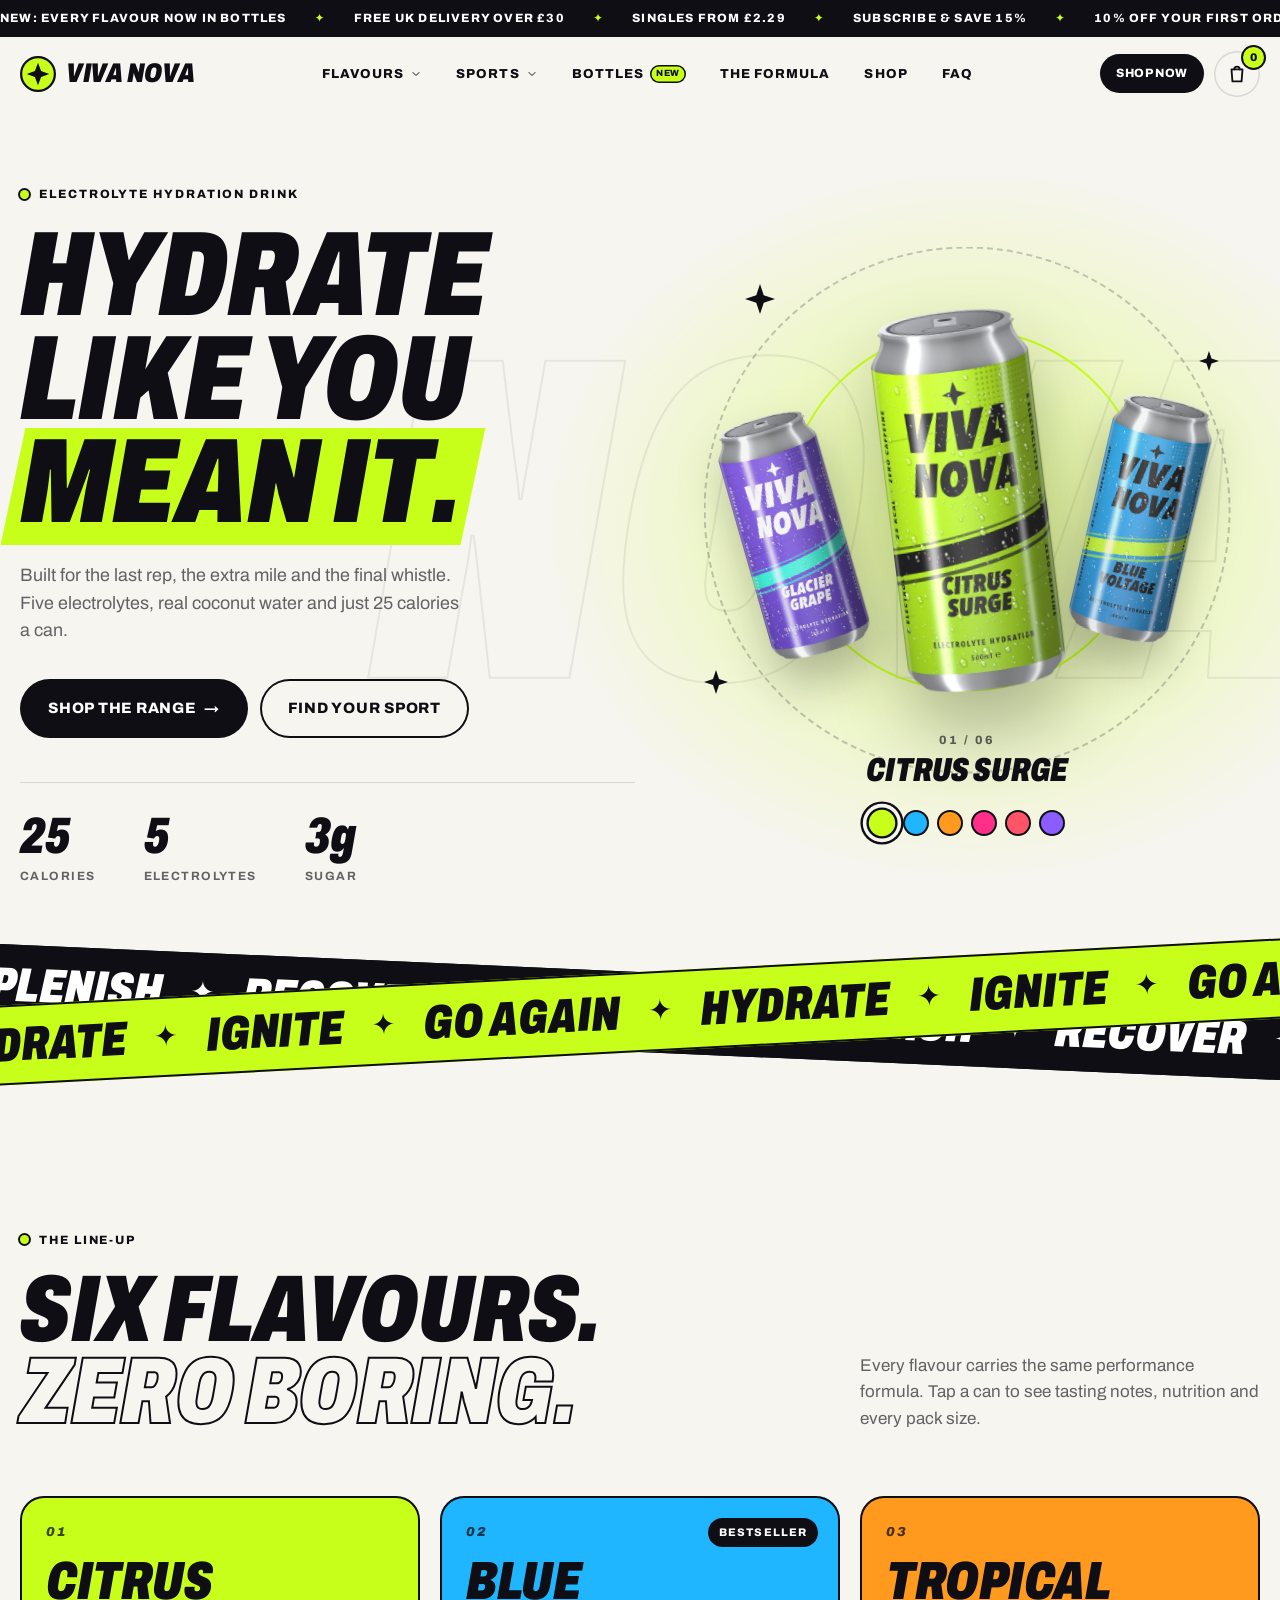
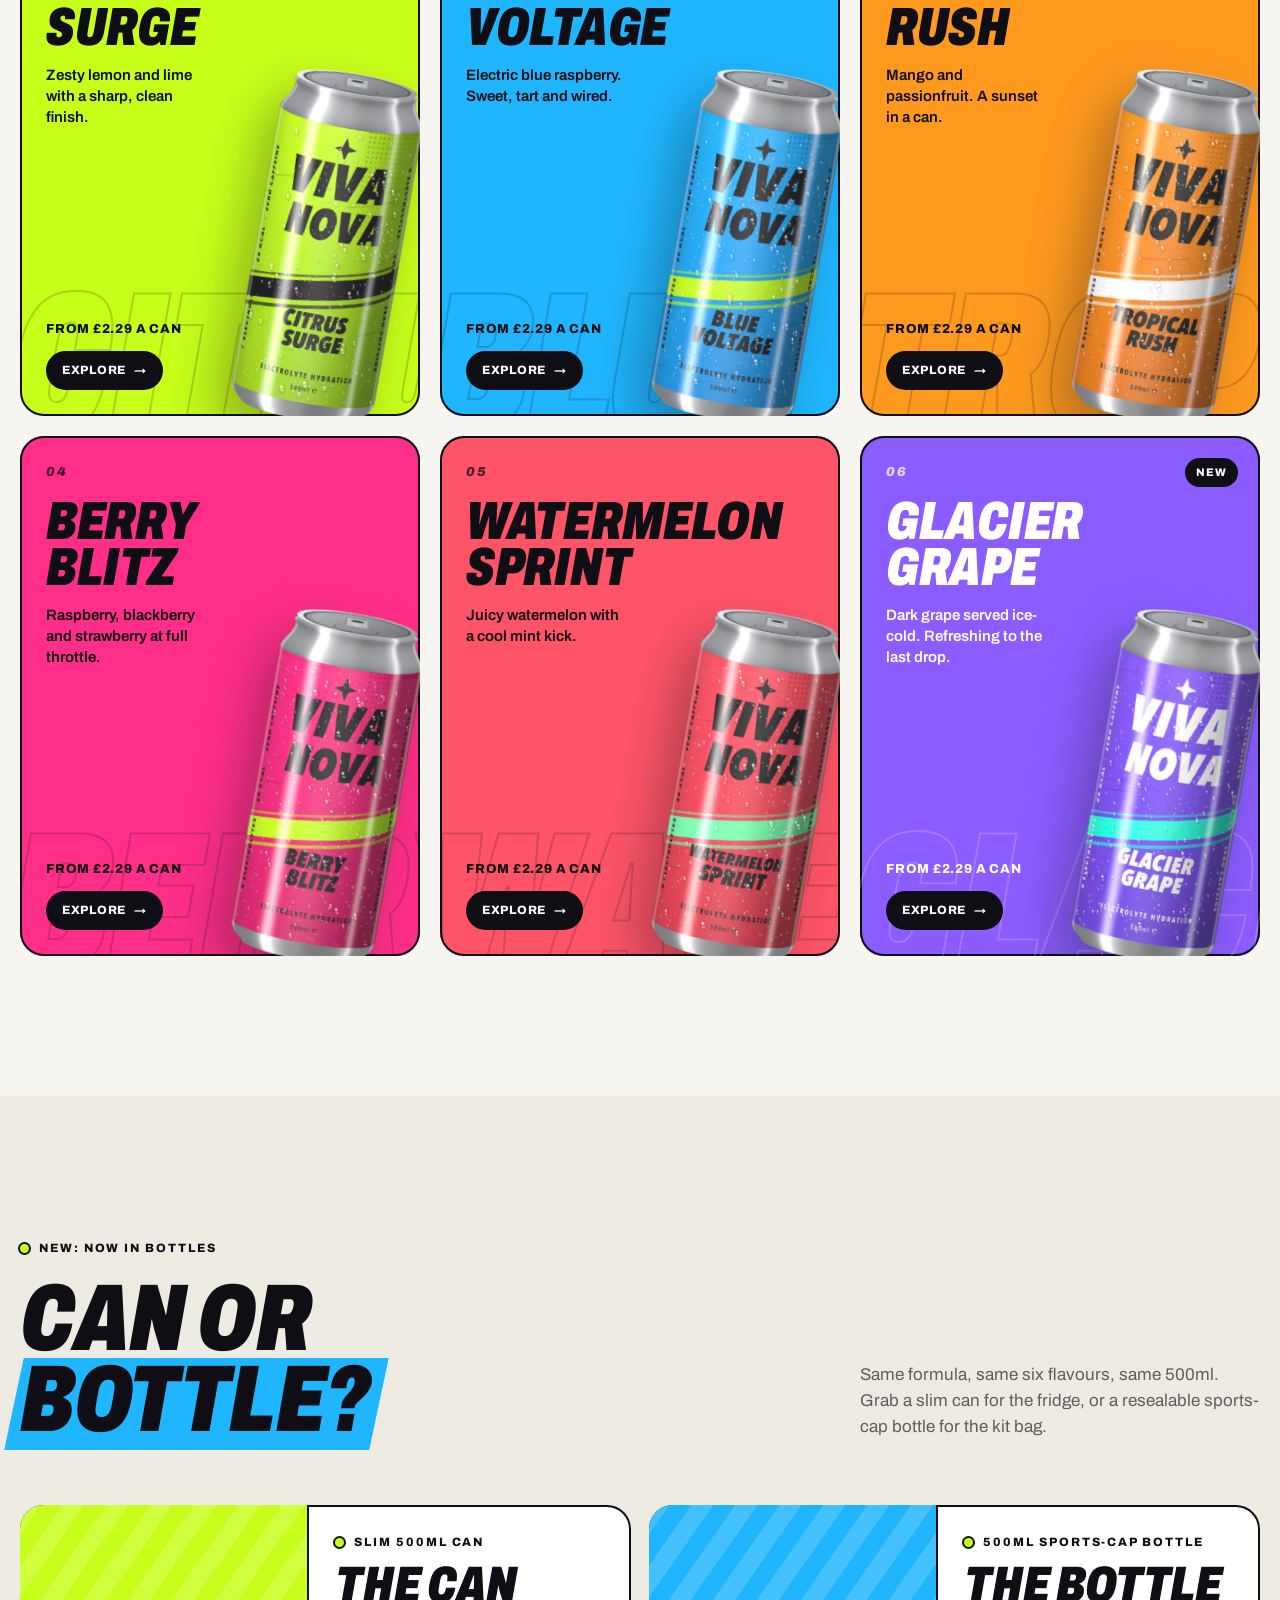
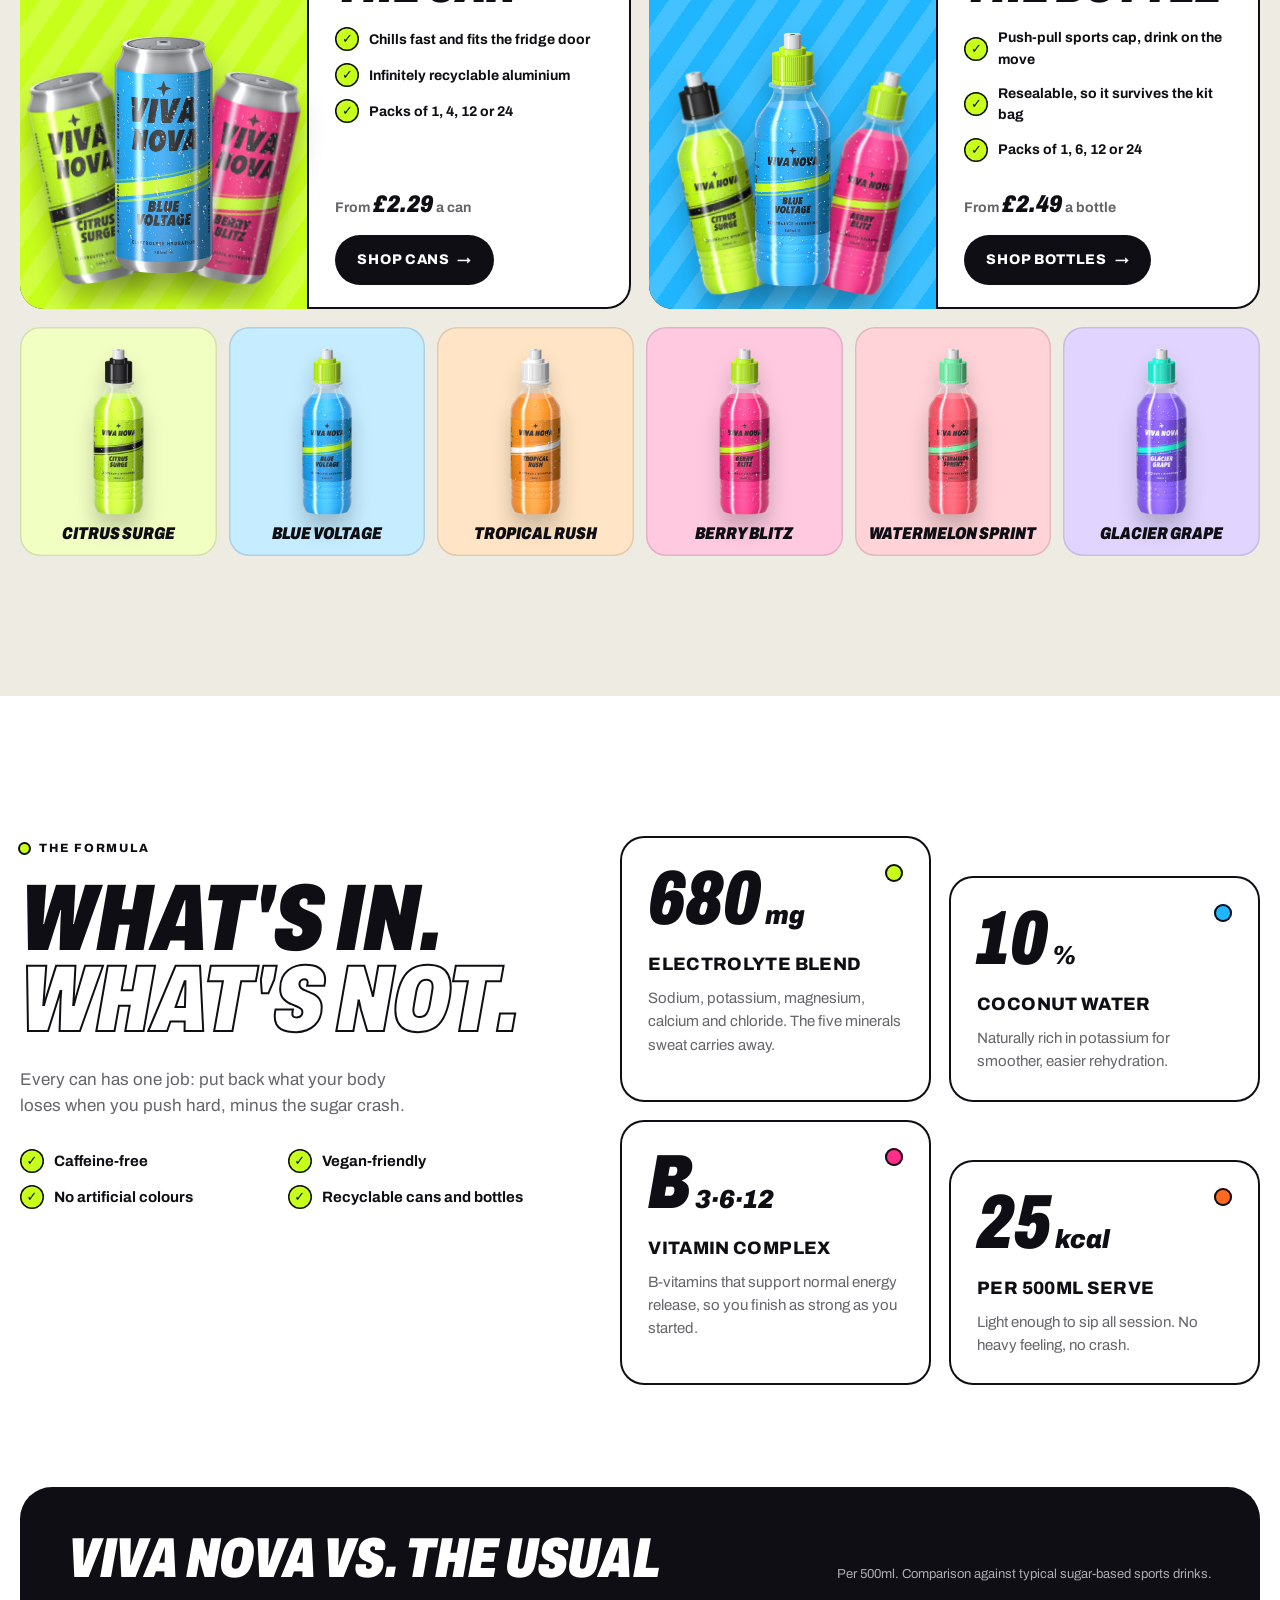
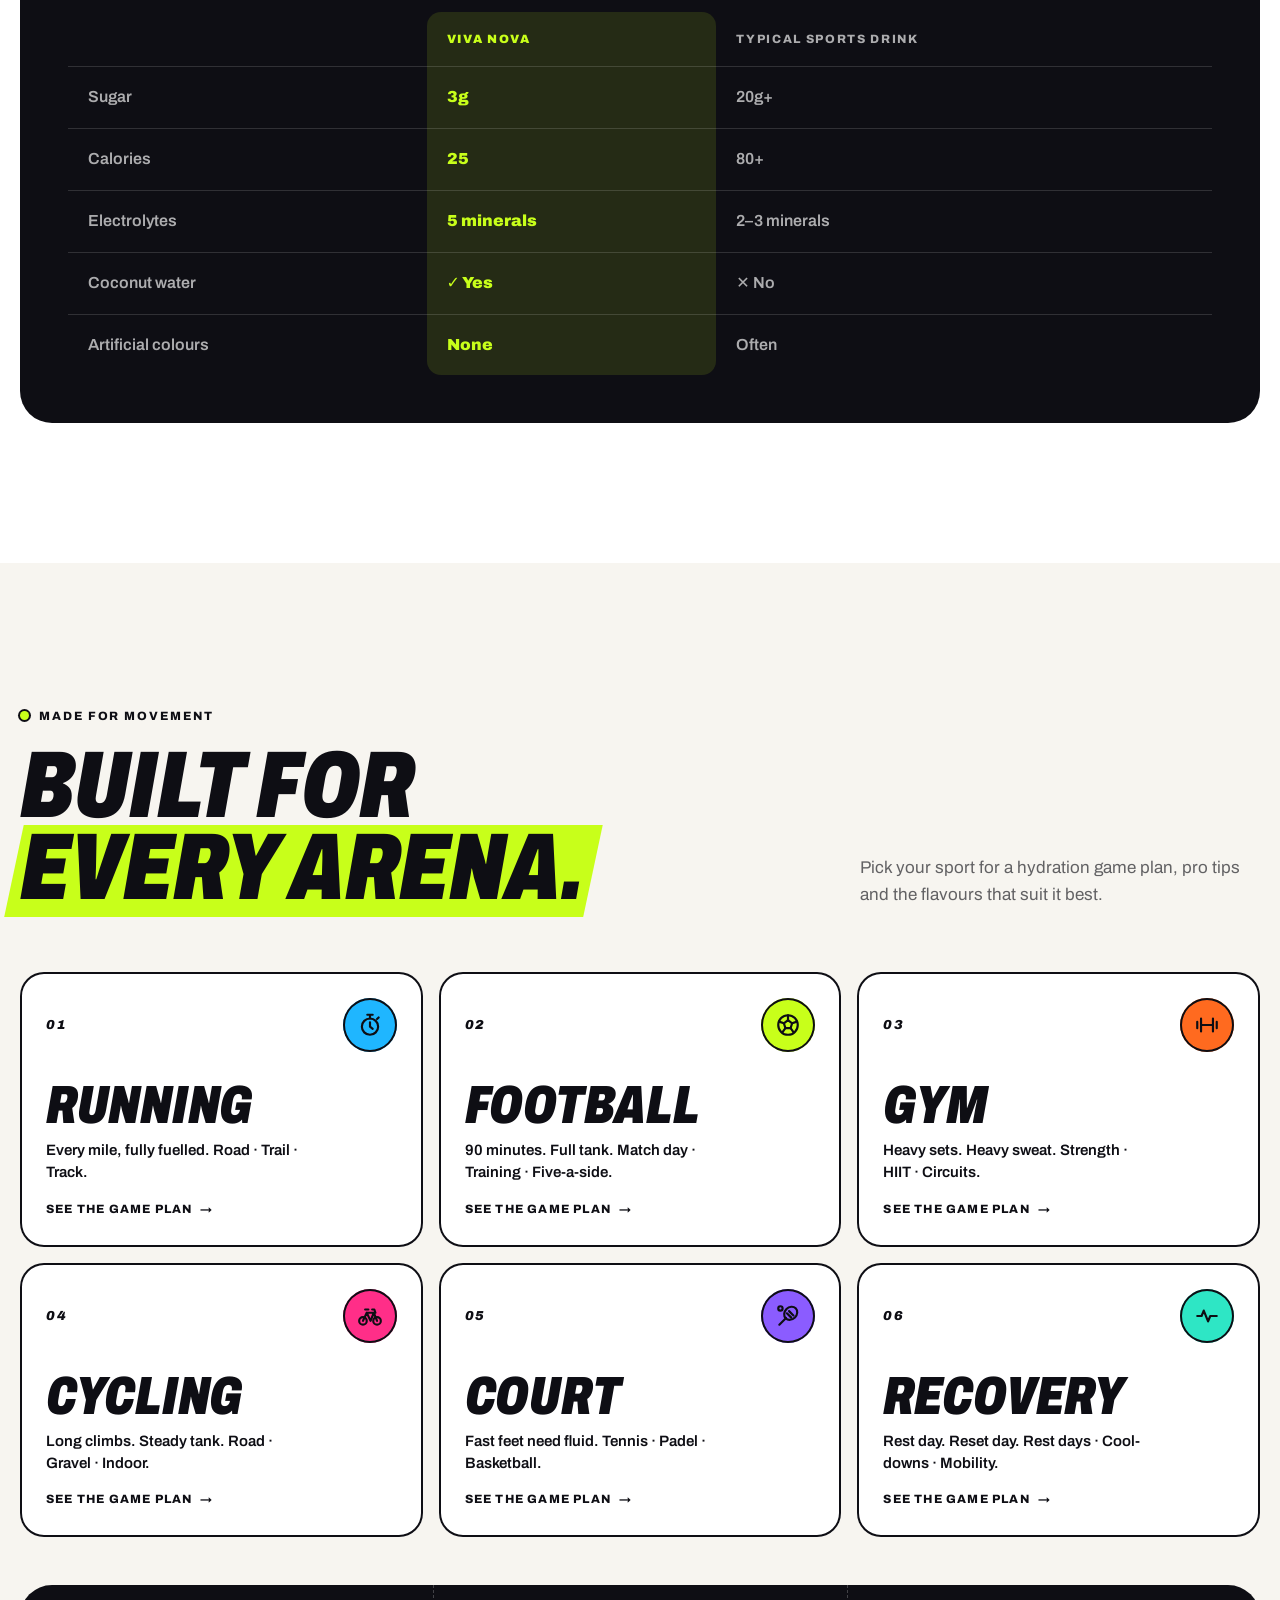
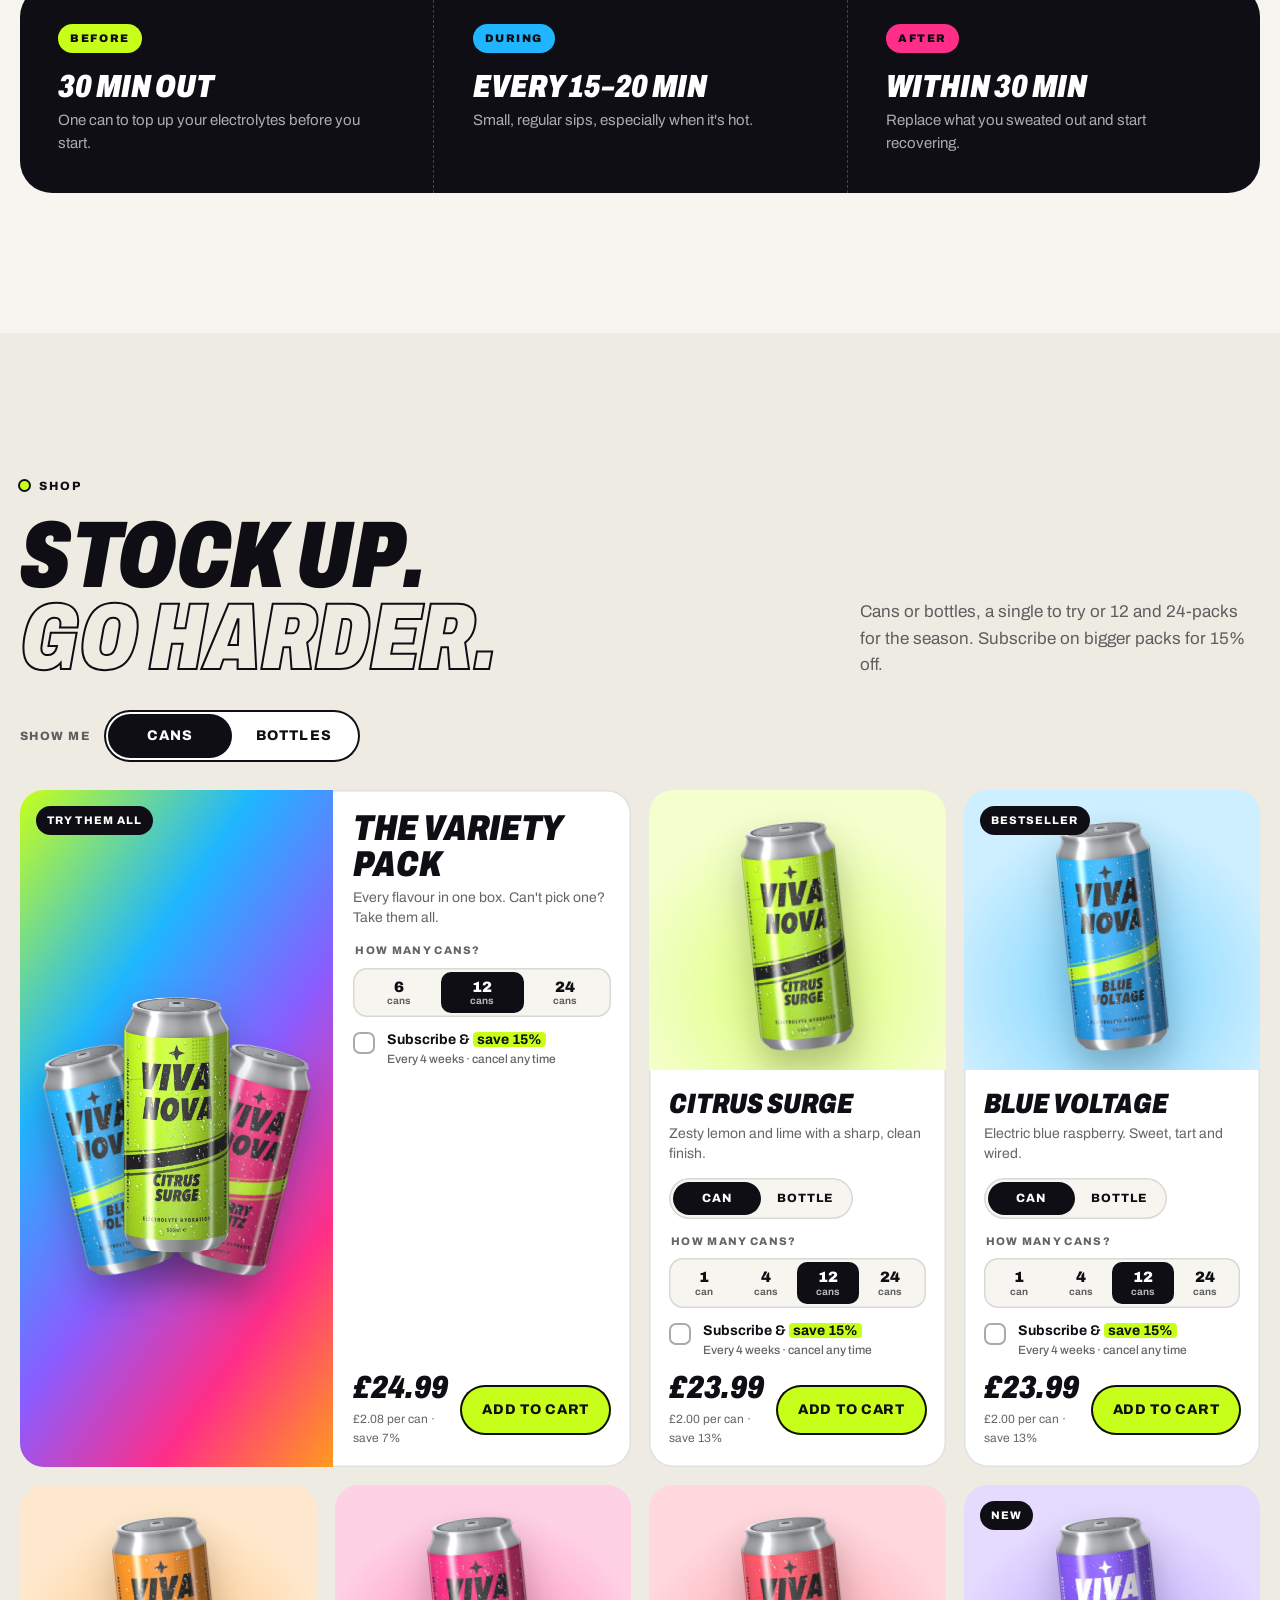
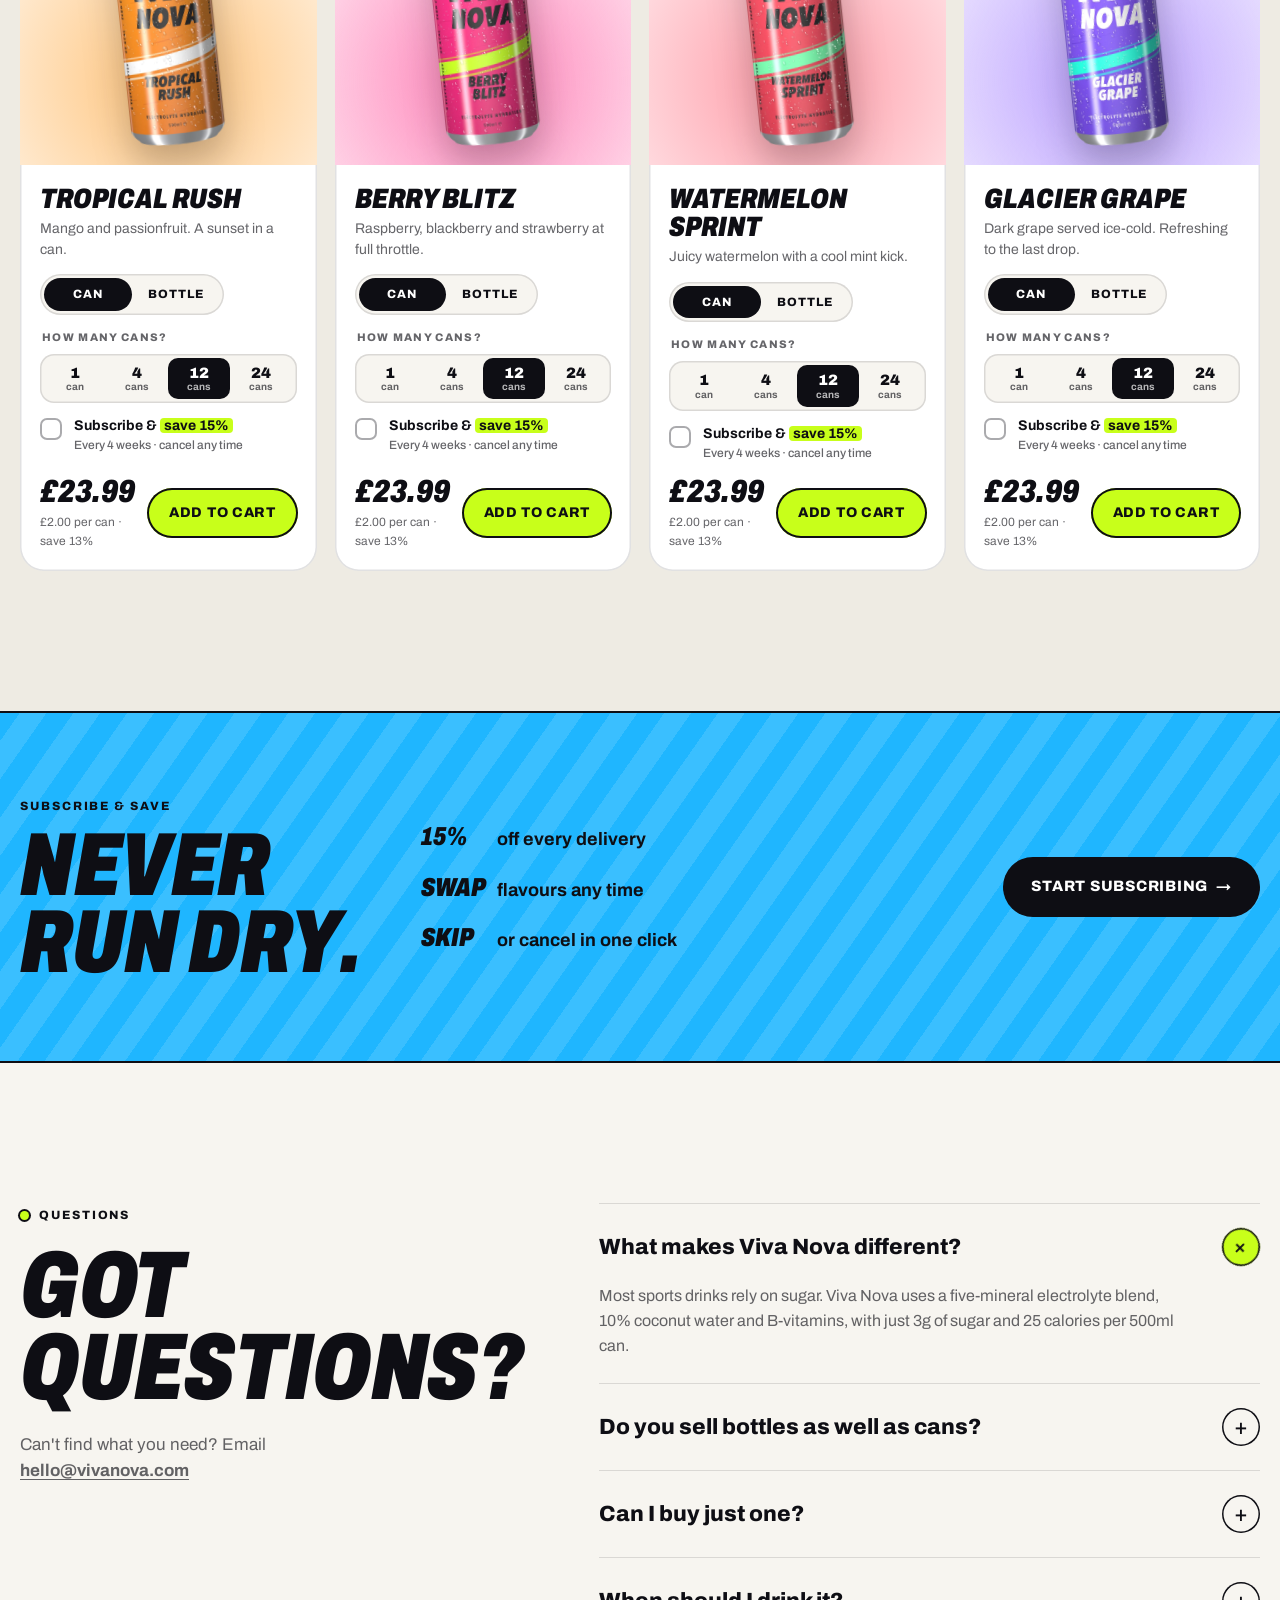
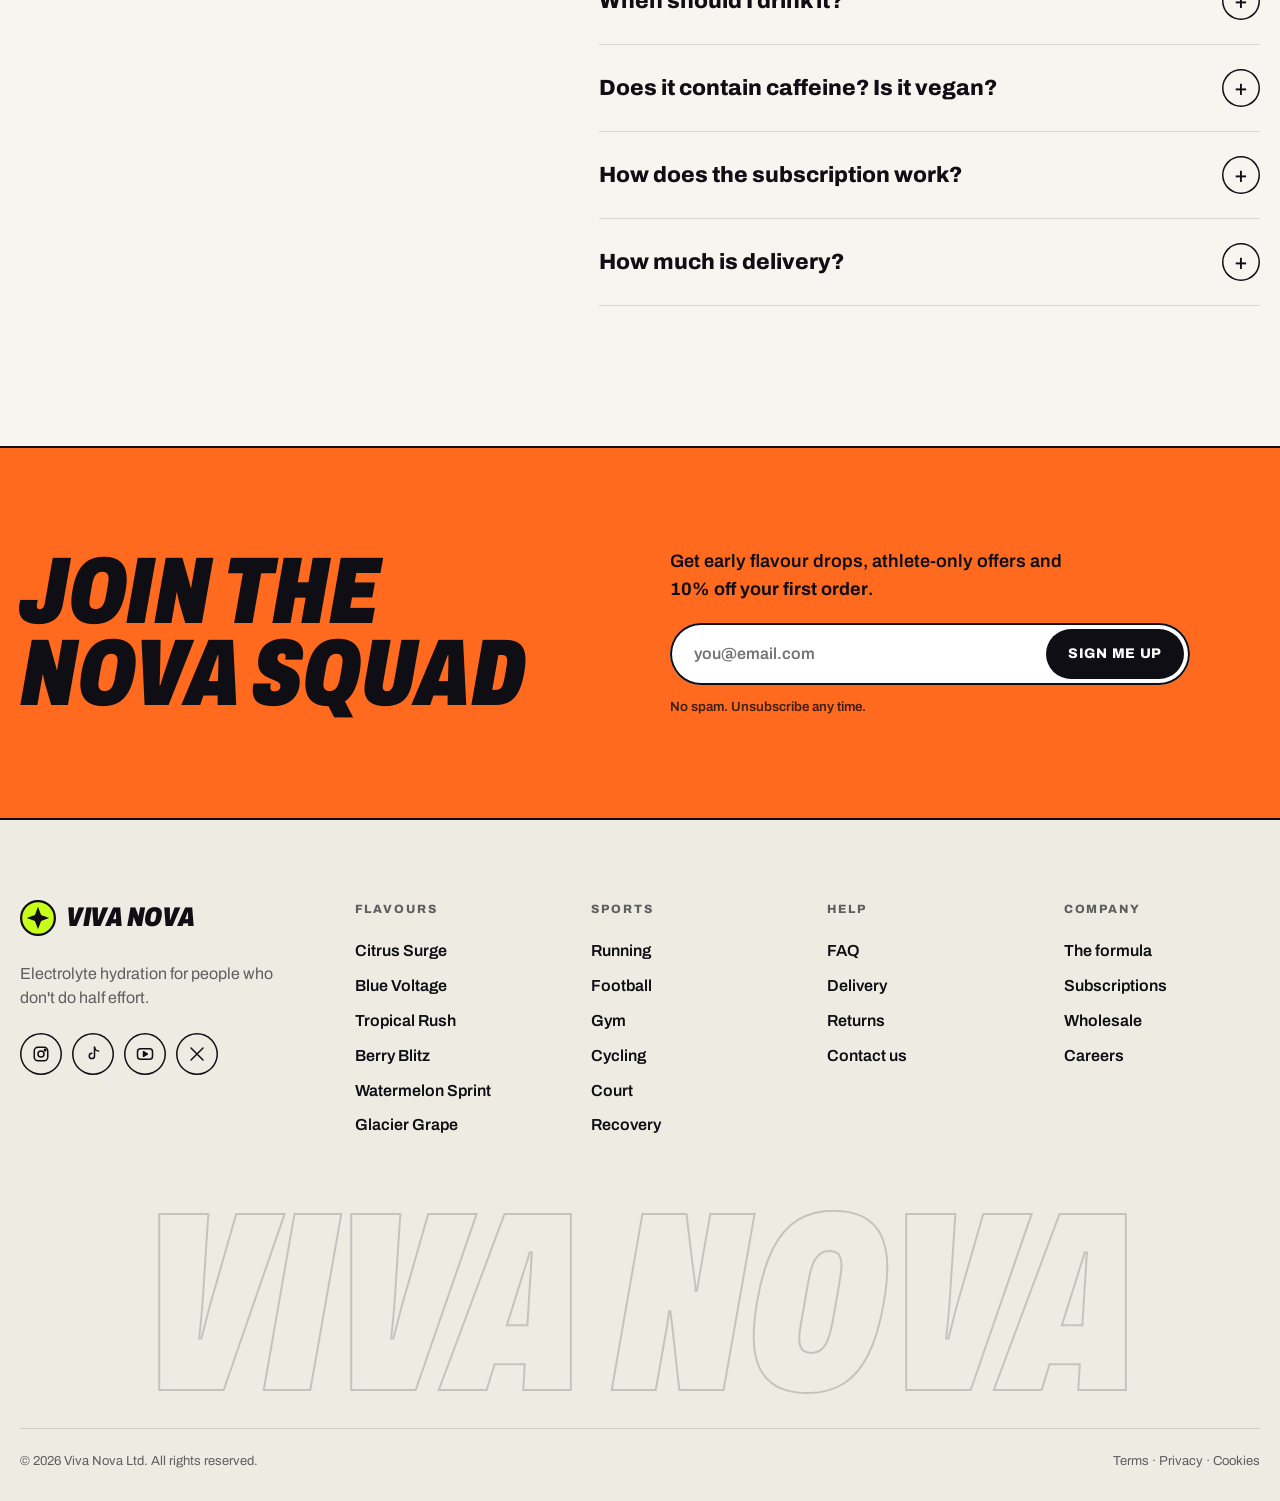
<file: index.html>
<!doctype html>
<html lang="en">
<head>
  <meta charset="utf-8">
  <meta name="viewport" content="width=device-width, initial-scale=1">
  <title>Viva Nova — Hydrate Like You Mean It</title>
  <meta name="description" content="Viva Nova is a low-sugar electrolyte sports drink with coconut water and five electrolytes. Six bold flavours in cans and bottles, from singles to 24-packs.">
  <meta name="theme-color" content="#F7F5F0">
  <link rel="icon" href="data:image/svg+xml,%3Csvg xmlns='http://www.w3.org/2000/svg' viewBox='0 0 64 64'%3E%3Ccircle cx='32' cy='32' r='32' fill='%23C8FF1A'/%3E%3Cpath d='M32 10l6 16 16 6-16 6-6 16-6-16-16-6 16-6z' fill='%230E0E14'/%3E%3C/svg%3E">
  <link rel="preconnect" href="https://fonts.googleapis.com">
  <link rel="preconnect" href="https://fonts.gstatic.com" crossorigin>
  <link href="https://fonts.googleapis.com/css2?family=Archivo:ital,wdth,wght@0,62..125,400..900;1,62..125,400..900&display=swap" rel="stylesheet">
  <link rel="stylesheet" href="css/styles.css">
  <script>document.documentElement.classList.add('js')</script>
</head>
<body>
  <div id="site-header"></div>

  <main id="top">

    <!-- Hero -->
    <section class="hero" id="hero">
      <div class="hero__bg-word" aria-hidden="true">NOVA</div>
      <div class="container hero__grid">
        <div class="hero__copy">
          <p class="eyebrow"><span class="dot"></span>Electrolyte hydration drink</p>
          <h1 class="display hero__title">Hydrate<br>like you<br><span class="mark">mean it.</span></h1>
          <p class="hero__lede">Built for the last rep, the extra mile and the final whistle. Five electrolytes, real coconut water and just 25 calories a can.</p>
          <div class="hero__cta">
            <a href="#shop" class="btn btn--ink btn--lg">Shop the range <span aria-hidden="true">→</span></a>
            <a href="#sports" class="btn btn--ghost btn--lg">Find your sport</a>
          </div>
          <ul class="hero__stats">
            <li><b data-count="25">25</b><span>Calories</span></li>
            <li><b data-count="5">5</b><span>Electrolytes</span></li>
            <li><b data-count="3" data-suffix="g">3g</b><span>Sugar</span></li>
          </ul>
        </div>

        <div class="hero__stage">
          <div class="ring" aria-hidden="true"></div>
          <div class="ring ring--2" aria-hidden="true"></div>
          <svg class="spark spark--1" viewBox="0 0 40 40" aria-hidden="true"><path d="M20 0l5 15 15 5-15 5-5 15-5-15-15-5 15-5z"/></svg>
          <svg class="spark spark--2" viewBox="0 0 40 40" aria-hidden="true"><path d="M20 0l5 15 15 5-15 5-5 15-5-15-15-5 15-5z"/></svg>
          <svg class="spark spark--3" viewBox="0 0 40 40" aria-hidden="true"><path d="M20 0l5 15 15 5-15 5-5 15-5-15-15-5 15-5z"/></svg>
          <div class="hero__cans" id="heroCans"></div>
          <div class="hero__label">
            <span class="hero__index" id="heroIndex">01 / 06</span>
            <span class="display hero__flav-name" id="heroFlavName"></span>
          </div>
          <div class="hero__picker" id="heroPicker" role="tablist" aria-label="Choose a flavour"></div>
        </div>
      </div>
    </section>

    <!-- Tickers -->
    <div class="tickers" aria-hidden="true">
      <div class="ticker ticker--b"><div class="ticker__track">
        <span>Replenish</span><i>✦</i><span>Recover</span><i>✦</i><span>Repeat</span><i>✦</i><span>Replenish</span><i>✦</i><span>Recover</span><i>✦</i><span>Repeat</span><i>✦</i>
        <span>Replenish</span><i>✦</i><span>Recover</span><i>✦</i><span>Repeat</span><i>✦</i><span>Replenish</span><i>✦</i><span>Recover</span><i>✦</i><span>Repeat</span><i>✦</i>
      </div></div>
      <div class="ticker ticker--a"><div class="ticker__track">
        <span>Hydrate</span><i>✦</i><span>Ignite</span><i>✦</i><span>Go again</span><i>✦</i><span>Hydrate</span><i>✦</i><span>Ignite</span><i>✦</i><span>Go again</span><i>✦</i>
        <span>Hydrate</span><i>✦</i><span>Ignite</span><i>✦</i><span>Go again</span><i>✦</i><span>Hydrate</span><i>✦</i><span>Ignite</span><i>✦</i><span>Go again</span><i>✦</i>
      </div></div>
    </div>

    <!-- Flavours -->
    <section class="section flavours" id="flavours">
      <div class="container">
        <div class="section-head reveal">
          <div>
            <p class="eyebrow"><span class="dot"></span>The line-up</p>
            <h2 class="display section-title">Six flavours.<br><span class="stroke">Zero boring.</span></h2>
          </div>
          <p class="section-sub">Every flavour carries the same performance formula. Tap a can to see tasting notes, nutrition and every pack size.</p>
        </div>
        <div class="flavour-grid" id="flavourGrid"></div>
      </div>
    </section>

    <!-- Can or bottle -->
    <section class="section formats bg-surface-2" id="bottles">
      <div class="container">
        <div class="section-head reveal">
          <div>
            <p class="eyebrow"><span class="dot"></span>New: now in bottles</p>
            <h2 class="display section-title">Can or<br><span class="mark" style="--mark:var(--volt)">bottle?</span></h2>
          </div>
          <p class="section-sub">Same formula, same six flavours, same 500ml. Grab a slim can for the fridge, or a resealable sports-cap bottle for the kit bag.</p>
        </div>
        <div class="formats__grid" id="formatCards"></div>
        <div class="bottle-row" id="bottleRow"></div>
      </div>
    </section>

    <!-- Science -->
    <section class="section science bg-surface" id="science">
      <div class="container">
        <div class="science__grid">
          <div class="science__intro reveal">
            <p class="eyebrow"><span class="dot"></span>The formula</p>
            <h2 class="display section-title">What's in.<br><span class="stroke">What's not.</span></h2>
            <p class="section-sub">Every can has one job: put back what your body loses when you push hard, minus the sugar crash.</p>
            <ul class="checklist">
              <li>Caffeine-free</li>
              <li>Vegan-friendly</li>
              <li>No artificial colours</li>
              <li>Recyclable cans and bottles</li>
            </ul>
          </div>
          <div class="ingredients">
            <article class="ing reveal" style="--c:var(--lime)">
              <b class="ing__num"><span data-count="680">680</span><i>mg</i></b>
              <h3>Electrolyte blend</h3>
              <p>Sodium, potassium, magnesium, calcium and chloride. The five minerals sweat carries away.</p>
            </article>
            <article class="ing reveal" style="--c:var(--volt)">
              <b class="ing__num"><span data-count="10">10</span><i>%</i></b>
              <h3>Coconut water</h3>
              <p>Naturally rich in potassium for smoother, easier rehydration.</p>
            </article>
            <article class="ing reveal" style="--c:var(--pink)">
              <b class="ing__num">B<i>3·6·12</i></b>
              <h3>Vitamin complex</h3>
              <p>B-vitamins that support normal energy release, so you finish as strong as you started.</p>
            </article>
            <article class="ing reveal" style="--c:var(--blaze)">
              <b class="ing__num"><span data-count="25">25</span><i>kcal</i></b>
              <h3>Per 500ml serve</h3>
              <p>Light enough to sip all session. No heavy feeling, no crash.</p>
            </article>
          </div>
        </div>

        <div class="compare on-ink reveal">
          <div class="compare__head">
            <h3 class="display">Viva Nova vs. the usual</h3>
            <small>Per 500ml. Comparison against typical sugar-based sports drinks.</small>
          </div>
          <div class="table-wrap">
            <table>
              <thead><tr><th scope="col"><span class="sr-only">Metric</span></th><th scope="col" class="us">Viva Nova</th><th scope="col">Typical sports drink</th></tr></thead>
              <tbody>
                <tr><th scope="row">Sugar</th><td class="us">3g</td><td>20g+</td></tr>
                <tr><th scope="row">Calories</th><td class="us">25</td><td>80+</td></tr>
                <tr><th scope="row">Electrolytes</th><td class="us">5 minerals</td><td>2–3 minerals</td></tr>
                <tr><th scope="row">Coconut water</th><td class="us">✓ Yes</td><td>✕ No</td></tr>
                <tr><th scope="row">Artificial colours</th><td class="us">None</td><td>Often</td></tr>
              </tbody>
            </table>
          </div>
        </div>
      </div>
    </section>

    <!-- Sports -->
    <section class="section sports" id="sports">
      <div class="container">
        <div class="section-head reveal">
          <div>
            <p class="eyebrow"><span class="dot"></span>Made for movement</p>
            <h2 class="display section-title">Built for<br><span class="mark" style="--mark:var(--lime)">every arena.</span></h2>
          </div>
          <p class="section-sub">Pick your sport for a hydration game plan, pro tips and the flavours that suit it best.</p>
        </div>
        <div class="tiles" id="sportTiles"></div>

        <div class="timeline on-ink reveal">
          <div class="step"><span class="step__tag">Before</span><h4>30 min out</h4><p>One can to top up your electrolytes before you start.</p></div>
          <div class="step"><span class="step__tag">During</span><h4>Every 15–20 min</h4><p>Small, regular sips, especially when it's hot.</p></div>
          <div class="step"><span class="step__tag">After</span><h4>Within 30 min</h4><p>Replace what you sweated out and start recovering.</p></div>
        </div>
      </div>
    </section>

    <!-- Shop -->
    <section class="section shop bg-surface-2" id="shop">
      <div class="container">
        <div class="section-head reveal">
          <div>
            <p class="eyebrow"><span class="dot"></span>Shop</p>
            <h2 class="display section-title">Stock up.<br><span class="stroke">Go harder.</span></h2>
          </div>
          <p class="section-sub">Cans or bottles, a single to try or 12 and 24-packs for the season. Subscribe on bigger packs for 15% off.</p>
        </div>
        <div class="shop-bar reveal">
          <span class="shop-bar__label">Show me</span>
          <div class="fmt fmt--lg" id="shopFmt" role="radiogroup" aria-label="Format for every product"></div>
        </div>
        <div class="shop-grid" id="shopGrid"></div>
      </div>
    </section>

    <!-- Subscribe band -->
    <section class="band">
      <div class="container band__inner reveal">
        <div>
          <p class="eyebrow">Subscribe &amp; save</p>
          <h2 class="display band__title">Never<br>run dry.</h2>
        </div>
        <ul class="band__list">
          <li><b>15%</b> off every delivery</li>
          <li><b>Swap</b> flavours any time</li>
          <li><b>Skip</b> or cancel in one click</li>
        </ul>
        <a href="#shop" class="btn btn--ink btn--lg">Start subscribing <span aria-hidden="true">→</span></a>
      </div>
    </section>

    <!-- FAQ -->
    <section class="section faq" id="faq">
      <div class="container faq__grid">
        <div class="reveal">
          <p class="eyebrow"><span class="dot"></span>Questions</p>
          <h2 class="display section-title">Got<br>questions?</h2>
          <p class="section-sub">Can't find what you need? Email <a class="link" href="mailto:hello@vivanova.com">hello@vivanova.com</a></p>
        </div>
        <div class="acc reveal">
          <details open>
            <summary>What makes Viva Nova different?</summary>
            <p>Most sports drinks rely on sugar. Viva Nova uses a five-mineral electrolyte blend, 10% coconut water and B-vitamins, with just 3g of sugar and 25 calories per 500ml can.</p>
          </details>
          <details>
            <summary>Do you sell bottles as well as cans?</summary>
            <p>Yes. Every flavour comes in a 500ml can or a 500ml bottle with a resealable sports cap. The drink inside is exactly the same. Pick the format on any product, or switch the whole shop to bottles.</p>
          </details>
          <details>
            <summary>Can I buy just one?</summary>
            <p>Yes. Cans come as a single, a 4-pack, a 12-pack or a 24-pack. Bottles come as a single, a 6-pack, a 12-pack or a 24-pack. Bigger packs cost less each.</p>
          </details>
          <details>
            <summary>When should I drink it?</summary>
            <p>Before, during or after training. One can about 30 minutes before, small sips every 15–20 minutes during, and one after to rehydrate. Each sport page has a detailed game plan.</p>
          </details>
          <details>
            <summary>Does it contain caffeine? Is it vegan?</summary>
            <p>Viva Nova is completely caffeine-free and vegan-friendly, so you can drink it any time of day.</p>
          </details>
          <details>
            <summary>How does the subscription work?</summary>
            <p>Subscriptions are available on 12 and 24-packs. You'll get 15% off and a delivery every 4 weeks, and you can skip, swap flavours or cancel whenever you like.</p>
          </details>
          <details>
            <summary>How much is delivery?</summary>
            <p>UK delivery is free on orders over £30. Otherwise it's £3.95. Orders placed before 2pm on a working day are dispatched the same day.</p>
          </details>
        </div>
      </div>
    </section>

    <section class="newsletter">
      <div class="container newsletter__inner reveal">
        <h2 class="display newsletter__title">Join the<br>Nova Squad</h2>
        <div>
          <p>Get early flavour drops, athlete-only offers and <b>10% off your first order</b>.</p>
          <form class="newsletter__form">
            <label class="sr-only" for="email">Email address</label>
            <input id="email" name="email" type="email" placeholder="you@email.com" required autocomplete="email">
            <button class="btn btn--ink" type="submit">Sign me up</button>
          </form>
          <small>No spam. Unsubscribe any time.</small>
        </div>
      </div>
    </section>
  </main>

  <div id="site-footer"></div>

  <script src="js/data.js"></script>
  <script src="js/site.js"></script>
  <script src="js/home.js"></script>
</body>
</html>
</file>
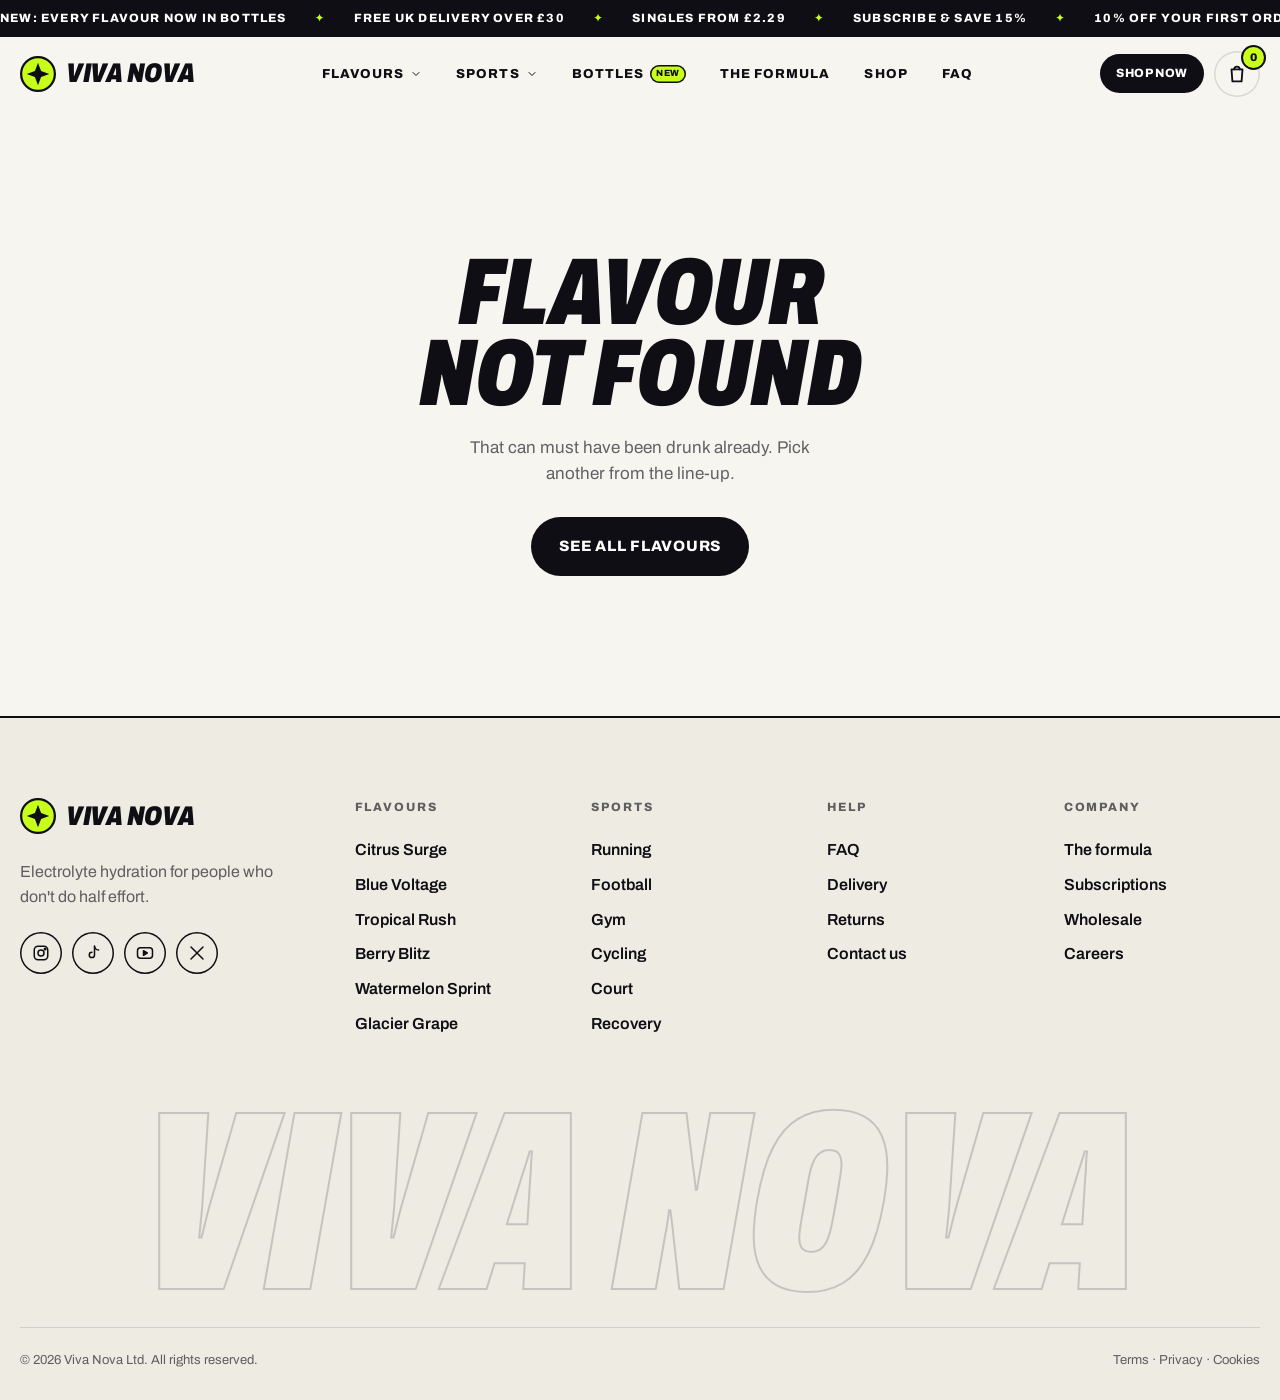
<file: flavour.html>
<!doctype html>
<html lang="en">
<head>
  <meta charset="utf-8">
  <meta name="viewport" content="width=device-width, initial-scale=1">
  <title>Viva Nova — Flavours</title>
  <meta name="description" content="Viva Nova electrolyte hydration drink. Tasting notes, nutrition and pack sizes from a single can to a 24-pack.">
  <meta name="theme-color" content="#F7F5F0">
  <link rel="icon" href="data:image/svg+xml,%3Csvg xmlns='http://www.w3.org/2000/svg' viewBox='0 0 64 64'%3E%3Ccircle cx='32' cy='32' r='32' fill='%23C8FF1A'/%3E%3Cpath d='M32 10l6 16 16 6-16 6-6 16-6-16-16-6 16-6z' fill='%230E0E14'/%3E%3C/svg%3E">
  <link rel="preconnect" href="https://fonts.googleapis.com">
  <link rel="preconnect" href="https://fonts.gstatic.com" crossorigin>
  <link href="https://fonts.googleapis.com/css2?family=Archivo:ital,wdth,wght@0,62..125,400..900;1,62..125,400..900&display=swap" rel="stylesheet">
  <link rel="stylesheet" href="css/styles.css">
  <script>document.documentElement.classList.add('js')</script>
</head>
<body>
  <div id="site-header"></div>
  <main id="page"></main>
  <div id="site-footer"></div>

  <script src="js/data.js"></script>
  <script src="js/site.js"></script>
  <script src="js/flavour.js"></script>
</body>
</html>
</file>
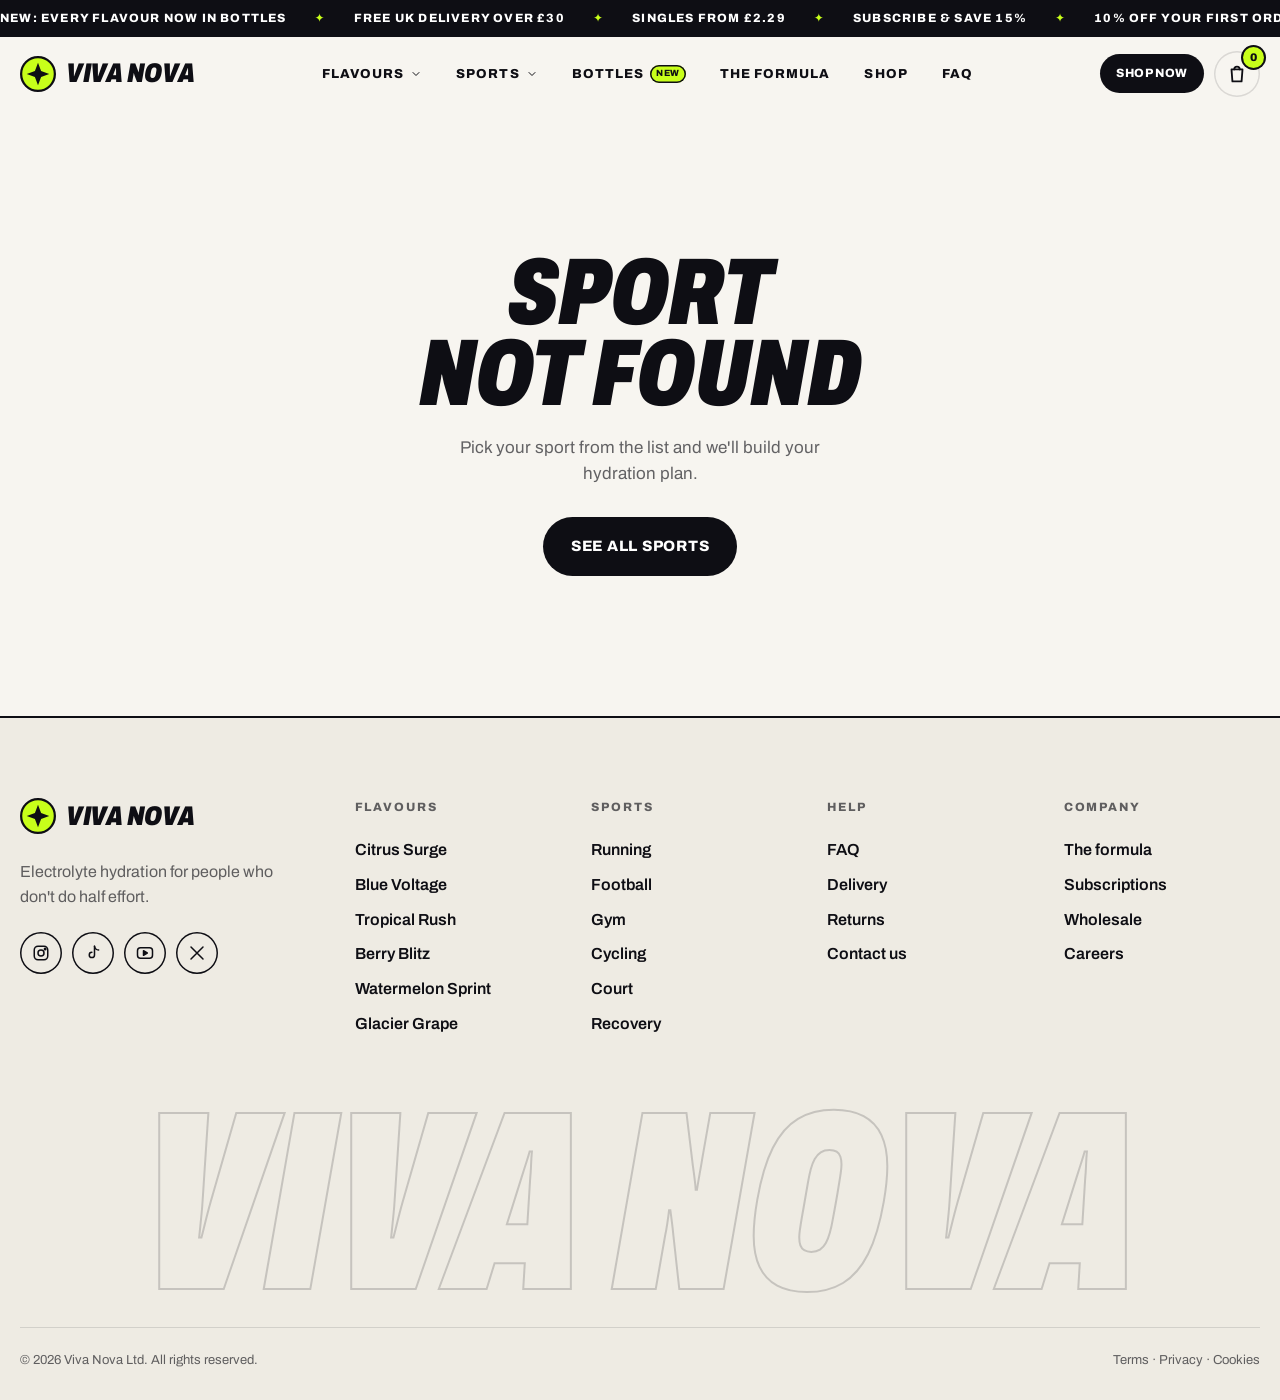
<file: sport.html>
<!doctype html>
<html lang="en">
<head>
  <meta charset="utf-8">
  <meta name="viewport" content="width=device-width, initial-scale=1">
  <title>Viva Nova — Sports</title>
  <meta name="description" content="Hydration game plans, pro tips and recommended Viva Nova flavours for your sport.">
  <meta name="theme-color" content="#F7F5F0">
  <link rel="icon" href="data:image/svg+xml,%3Csvg xmlns='http://www.w3.org/2000/svg' viewBox='0 0 64 64'%3E%3Ccircle cx='32' cy='32' r='32' fill='%23C8FF1A'/%3E%3Cpath d='M32 10l6 16 16 6-16 6-6 16-6-16-16-6 16-6z' fill='%230E0E14'/%3E%3C/svg%3E">
  <link rel="preconnect" href="https://fonts.googleapis.com">
  <link rel="preconnect" href="https://fonts.gstatic.com" crossorigin>
  <link href="https://fonts.googleapis.com/css2?family=Archivo:ital,wdth,wght@0,62..125,400..900;1,62..125,400..900&display=swap" rel="stylesheet">
  <link rel="stylesheet" href="css/styles.css">
  <script>document.documentElement.classList.add('js')</script>
</head>
<body>
  <div id="site-header"></div>
  <main id="page"></main>
  <div id="site-footer"></div>

  <script src="js/data.js"></script>
  <script src="js/site.js"></script>
  <script src="js/sport.js"></script>
</body>
</html>
</file>
<file: css/styles.css>
/* ==========================================================================
   Viva Nova — styles (light theme)
   ========================================================================== */

@property --flav {
  syntax: '<color>';
  inherits: true;
  initial-value: #C8FF1A;
}

:root {
  --bg: #F7F5F0;
  --surface: #FFFFFF;
  --surface-2: #EEEBE3;
  --ink: #0E0E14;
  --ink-2: #1C1C26;
  --muted: rgba(14, 14, 20, .64);
  --line: rgba(14, 14, 20, .12);

  --lime: #C8FF1A;
  --volt: #1FB6FF;
  --blaze: #FF6A1F;
  --pink: #FF2E88;
  --grape: #8B5CFF;
  --mint: #2EE6C5;

  --flav: #C8FF1A;
  --radius: 24px;
  --ease: cubic-bezier(.2, .8, .2, 1);
  --shadow: 0 1px 2px rgba(14, 14, 20, .05), 0 18px 40px -18px rgba(14, 14, 20, .22);
  --font: "Archivo", system-ui, -apple-system, "Segoe UI", Roboto, "Helvetica Neue", Arial, sans-serif;
}

*, *::before, *::after { box-sizing: border-box; }
html { scroll-behavior: smooth; scroll-padding-top: 90px; }
body {
  margin: 0;
  background: var(--bg);
  color: var(--ink);
  font-family: var(--font);
  font-size: 16px;
  line-height: 1.55;
  -webkit-font-smoothing: antialiased;
}
img, svg { display: block; max-width: 100%; }
a { color: inherit; text-decoration: none; }
button { font: inherit; color: inherit; cursor: pointer; border: 0; background: none; padding: 0; }
:focus-visible { outline: 3px solid var(--ink); outline-offset: 3px; border-radius: 6px; }
.sr-only { position: absolute; width: 1px; height: 1px; overflow: hidden; clip: rect(0 0 0 0); white-space: nowrap; }
.container { width: min(1240px, 100% - 40px); margin-inline: auto; }

.on-ink { background: var(--ink); color: #fff; --muted: rgba(255, 255, 255, .66); --line: rgba(255, 255, 255, .14); }
.on-ink :focus-visible { outline-color: var(--lime); }

/* ---------- Type ---------- */
.display {
  margin: 0;
  font-weight: 900;
  font-style: italic;
  font-stretch: 72%;
  text-transform: uppercase;
  line-height: .86;
  letter-spacing: -.005em;
}
.stroke { color: transparent; -webkit-text-stroke: 2px currentColor; }
.stroke { -webkit-text-stroke-color: var(--ink); }
.on-ink .stroke { -webkit-text-stroke-color: #fff; }

.mark { position: relative; z-index: 0; white-space: nowrap; }
.mark::before {
  content: ""; position: absolute; z-index: -1;
  inset: .1em -.1em .02em -.06em;
  background: var(--mark, var(--flav));
  transform: skewX(-12deg);
  transition: background-color .9s ease;
}

.eyebrow {
  display: inline-flex; align-items: center; gap: 10px;
  margin: 0 0 20px;
  font-size: 12px; font-weight: 800; letter-spacing: .16em; text-transform: uppercase;
}
.dot {
  width: 9px; height: 9px; border-radius: 50%;
  background: var(--flav);
  box-shadow: 0 0 0 2px var(--ink);
}
.link { text-decoration: underline; text-underline-offset: 3px; font-weight: 700; }

/* ---------- Buttons ---------- */
.btn {
  display: inline-flex; align-items: center; justify-content: center; gap: .55em;
  padding: 14px 22px;
  border-radius: 999px;
  font-size: 14px; font-weight: 800; letter-spacing: .05em; text-transform: uppercase;
  white-space: nowrap;
  transition: transform .25s var(--ease), background-color .2s, color .2s, box-shadow .25s, border-color .2s;
}
.btn:active { transform: scale(.97); }
.btn:disabled { opacity: .4; cursor: not-allowed; transform: none; }
.btn--lg { padding: 18px 28px; font-size: 15px; }
.btn--sm { padding: 10px 16px; font-size: 12px; }
.btn--block { width: 100%; }
.btn--ink { background: var(--ink); color: #fff; }
.btn--ink:hover:not(:disabled) { transform: translateY(-2px); box-shadow: 6px 6px 0 var(--lime); }
.btn--lime { background: var(--lime); color: var(--ink); box-shadow: inset 0 0 0 2px var(--ink); }
.btn--lime:hover:not(:disabled) { transform: translateY(-2px); box-shadow: inset 0 0 0 2px var(--ink), 6px 6px 0 var(--ink); }
.btn--ghost { box-shadow: inset 0 0 0 2px var(--ink); }
.btn--ghost:hover { background: var(--ink); color: #fff; transform: translateY(-2px); }
.on-ink .btn--ghost { box-shadow: inset 0 0 0 2px #fff; }
.on-ink .btn--ghost:hover { background: #fff; color: var(--ink); }

.badge {
  display: inline-block;
  padding: 6px 11px;
  border-radius: 999px;
  background: var(--ink); color: #fff;
  font-size: 11px; font-weight: 800; letter-spacing: .1em; text-transform: uppercase;
  white-space: nowrap;
}
.badge--lime { background: var(--lime); color: var(--ink); }

.chip {
  display: inline-flex; align-items: center; gap: 8px;
  padding: 7px 14px; border-radius: 999px;
  background: var(--surface); box-shadow: inset 0 0 0 1.5px var(--line);
  font-size: 13px; font-weight: 700;
}

/* ---------- Announcement ---------- */
.announce { overflow: hidden; background: var(--ink); color: #fff; font-size: 12px; font-weight: 800; letter-spacing: .1em; text-transform: uppercase; }
.announce__track { display: flex; gap: 28px; width: max-content; padding: 9px 0; animation: marquee 34s linear infinite; }
.announce__track i { color: var(--lime); font-style: normal; }
@keyframes marquee { to { transform: translateX(-50%); } }

/* ---------- Nav ---------- */
.nav {
  position: sticky; top: 0; z-index: 50;
  background: rgba(247, 245, 240, .85);
  backdrop-filter: blur(14px) saturate(1.4);
  -webkit-backdrop-filter: blur(14px) saturate(1.4);
  border-bottom: 1px solid transparent;
  transition: border-color .3s;
}
.nav--scrolled { border-bottom-color: var(--line); }
.nav__inner { display: flex; align-items: center; justify-content: space-between; gap: 20px; height: 74px; }

.logo { display: inline-flex; align-items: center; gap: 10px; }
.logo__mark { width: 36px; height: 36px; transition: transform .6s var(--ease); }
.logo:hover .logo__mark { transform: rotate(180deg); }
.logo__word { font-weight: 900; font-style: italic; font-stretch: 78%; font-size: 27px; line-height: 1; text-transform: uppercase; letter-spacing: -.01em; }

.nav__links { display: flex; align-items: center; gap: 6px; }
.nav__links > a, .dd__trigger {
  display: inline-flex; align-items: center; gap: 6px;
  padding: 10px 14px; border-radius: 999px;
  font-size: 13px; font-weight: 800; letter-spacing: .08em; text-transform: uppercase;
  transition: background-color .2s;
}
.nav__links > a:hover, .dd:hover .dd__trigger, .dd:focus-within .dd__trigger { background: var(--surface-2); }
.dd { position: relative; }
.dd__trigger svg { width: 12px; transition: transform .3s var(--ease); }
.dd:hover .dd__trigger svg, .dd:focus-within .dd__trigger svg { transform: rotate(180deg); }
.dd__panel {
  position: absolute; top: calc(100% + 8px); left: 50%;
  display: grid; grid-template-columns: 1fr 1fr; gap: 4px;
  width: 460px; padding: 10px;
  background: var(--surface); border-radius: 20px;
  box-shadow: 0 0 0 1px var(--line), 0 30px 60px -20px rgba(14, 14, 20, .3);
  opacity: 0; pointer-events: none;
  transform: translate(-50%, 8px);
  transition: opacity .2s, transform .3s var(--ease);
}
.dd__panel::before { content: ""; position: absolute; left: 0; right: 0; top: -12px; height: 12px; }
.dd:hover .dd__panel, .dd:focus-within .dd__panel { opacity: 1; pointer-events: auto; transform: translate(-50%, 0); }
.dd__panel a { display: flex; align-items: center; gap: 12px; padding: 8px 10px; border-radius: 14px; font-weight: 700; font-size: 15px; line-height: 1.2; transition: background-color .2s; }
.dd__panel a:hover { background: var(--bg); }
.dd__panel a small { display: block; font-weight: 500; font-size: 12px; color: var(--muted); }
.dd__thumb { flex: none; display: grid; place-items: center; width: 44px; height: 52px; border-radius: 12px; background: var(--c); overflow: hidden; }
.dd__thumb img { height: 48px; width: auto; transform: rotate(-8deg); }
.dd__thumb .icon { width: 24px; height: 24px; }

.nav__actions { display: flex; align-items: center; gap: 10px; }
.cart-btn, .icon-btn, .burger {
  position: relative; display: grid; place-items: center;
  width: 46px; height: 46px; border-radius: 50%;
  box-shadow: inset 0 0 0 1.5px var(--line);
  transition: box-shadow .2s, background-color .2s;
}
.cart-btn:hover, .icon-btn:hover, .burger:hover { box-shadow: inset 0 0 0 1.5px var(--ink); }
.cart-count {
  position: absolute; top: -4px; right: -4px;
  min-width: 21px; height: 21px; padding: 0 5px;
  display: grid; place-items: center; border-radius: 999px;
  background: var(--lime); color: var(--ink); box-shadow: 0 0 0 2px var(--ink);
  font-size: 11px; font-weight: 900;
}
.cart-count.bump { animation: bump .5s var(--ease); }
@keyframes bump { 40% { transform: scale(1.5); } }
.burger { display: none; align-content: center; gap: 6px; }
.burger span { display: block; width: 18px; height: 2px; background: currentColor; transition: transform .3s var(--ease); }
.burger[aria-expanded="true"] span:first-child { transform: translateY(4px) rotate(45deg); }
.burger[aria-expanded="true"] span:last-child { transform: translateY(-4px) rotate(-45deg); }

/* ---------- Can images ---------- */
.can { display: block; height: auto; user-select: none; -webkit-user-drag: none; }
.can-shadow { position: relative; }
.can-shadow::after {
  content: ""; position: absolute; z-index: -1;
  left: 12%; right: 12%; bottom: -2%; height: 7%;
  background: radial-gradient(closest-side, rgba(14, 14, 20, .35), transparent);
  filter: blur(4px);
}

/* ---------- Hero ---------- */
.hero {
  position: relative; overflow: hidden; isolation: isolate;
  display: flex; align-items: center;
  min-height: calc(100svh - 110px);
  padding: clamp(40px, 6vw, 70px) 0 clamp(30px, 4vw, 50px);
  background:
    radial-gradient(48% 62% at 76% 50%, color-mix(in srgb, var(--flav) 45%, transparent), transparent 70%),
    var(--bg);
  transition: --flav .9s ease;
}
.hero__bg-word {
  position: absolute; z-index: -1; top: 50%; right: -3vw;
  transform: translateY(-50%);
  font-weight: 900; font-style: italic; font-stretch: 62%;
  font-size: clamp(220px, 36vw, 560px); line-height: .8;
  color: transparent; -webkit-text-stroke: 2px rgba(14, 14, 20, .07);
  pointer-events: none; user-select: none;
}
.hero__grid { position: relative; display: grid; grid-template-columns: 1.05fr 1fr; align-items: center; gap: 40px; }
.hero__title { font-size: clamp(64px, 9.4vw, 150px); }
.hero__lede { max-width: 44ch; margin: 28px 0 34px; font-size: clamp(16px, 1.4vw, 19px); color: var(--muted); }
.hero__cta { display: flex; flex-wrap: wrap; gap: 12px; }
.hero__stats { display: flex; gap: clamp(24px, 4vw, 48px); list-style: none; margin: 44px 0 0; padding: 28px 0 0; border-top: 1.5px solid var(--line); }
.hero__stats b { display: block; font-weight: 900; font-style: italic; font-stretch: 72%; font-size: clamp(40px, 4vw, 56px); line-height: 1; }
.hero__stats span { font-size: 12px; font-weight: 700; letter-spacing: .12em; text-transform: uppercase; color: var(--muted); }

.hero__stage { position: relative; height: clamp(500px, 68vh, 660px); }
.ring { position: absolute; left: 50%; top: 46%; border-radius: 50%; transform: translate(-50%, -50%); pointer-events: none; }
.ring { width: min(90%, 560px); aspect-ratio: 1; border: 2px dashed rgba(14, 14, 20, .22); animation: spin 60s linear infinite; }
.ring--2 { width: min(62%, 390px); border: 2px solid var(--flav); animation-duration: 30s; animation-direction: reverse; transition: border-color .9s; }
@keyframes spin { to { transform: translate(-50%, -50%) rotate(360deg); } }
.spark { position: absolute; fill: var(--ink); animation: twinkle 3.5s ease-in-out infinite; }
.spark--1 { width: 30px; top: 9%; left: 12%; }
.spark--2 { width: 20px; top: 20%; right: 7%; animation-delay: -1.2s; }
.spark--3 { width: 24px; bottom: 24%; left: 5%; animation-delay: -2.4s; }
@keyframes twinkle { 50% { transform: scale(.4) rotate(90deg); opacity: .4; } }

.hero__cans { position: absolute; inset: 0; }
.hero-can {
  position: absolute; left: 50%; top: 45%;
  width: clamp(170px, 17vw, 250px);
  cursor: pointer;
  transition: transform .9s var(--ease), opacity .6s ease, filter .6s ease;
}
.hero-can .float { animation: float 5s ease-in-out infinite; }
.hero-can .can { filter: drop-shadow(0 40px 36px rgba(14, 14, 20, .28)); }
.hero-can[data-pos="0"] { transform: translate(-50%, -50%) rotate(-7deg); z-index: 3; cursor: default; }
.hero-can[data-pos="-1"] { transform: translate(-130%, -42%) rotate(-16deg) scale(.64); z-index: 2; filter: saturate(.85) brightness(.96); }
.hero-can[data-pos="1"] { transform: translate(30%, -46%) rotate(13deg) scale(.64); z-index: 2; filter: saturate(.85) brightness(.96); }
.hero-can[data-pos="hide"] { transform: translate(-50%, -30%) scale(.4); opacity: 0; pointer-events: none; }
@keyframes float { 50% { transform: translateY(-16px); } }

.hero__label { position: absolute; left: 0; right: 0; bottom: 56px; display: flex; flex-direction: column; align-items: center; gap: 6px; text-align: center; }
.hero__index { font-size: 12px; font-weight: 800; letter-spacing: .2em; color: var(--muted); }
.hero__flav-name { font-size: clamp(28px, 2.6vw, 38px); }
.hero__flav-name a:hover { text-decoration: underline; text-decoration-thickness: 3px; text-underline-offset: 4px; }
.hero__picker { position: absolute; left: 50%; bottom: 6px; transform: translateX(-50%); display: flex; gap: 12px; }
.hero__picker button { width: 22px; height: 22px; border-radius: 50%; background: var(--c); box-shadow: 0 0 0 2px var(--ink); transition: transform .3s var(--ease), box-shadow .3s; }
.hero__picker button:hover { transform: scale(1.15); }
.hero__picker button[aria-selected="true"] { transform: scale(1.2); box-shadow: 0 0 0 2px var(--ink), 0 0 0 5px var(--bg), 0 0 0 7px var(--ink); }

/* ---------- Tickers ---------- */
.tickers { position: relative; height: 150px; overflow: hidden; }
.ticker { position: absolute; left: -5%; width: 110%; top: 50%; padding: 14px 0; overflow: hidden; border-block: 2px solid var(--ink); }
.ticker--a { background: var(--lime); color: var(--ink); transform: translateY(-50%) rotate(-3deg); }
.ticker--b { background: var(--ink); color: #fff; transform: translateY(-50%) rotate(2.5deg); }
.ticker__track {
  display: flex; align-items: center; gap: 28px; width: max-content;
  font-weight: 900; font-style: italic; font-stretch: 72%; text-transform: uppercase;
  font-size: clamp(32px, 4vw, 48px); line-height: 1;
  animation: marquee 26s linear infinite;
}
.ticker--b .ticker__track { animation-direction: reverse; animation-duration: 34s; }
.ticker__track i { font-style: normal; font-size: .6em; }

/* ---------- Sections ---------- */
.section { position: relative; padding: clamp(80px, 11vw, 140px) 0; }
.section--tight { padding: clamp(60px, 8vw, 100px) 0; }
.bg-surface { background: var(--surface); }
.bg-surface-2 { background: var(--surface-2); }
.section-head { display: flex; flex-wrap: wrap; justify-content: space-between; align-items: flex-end; gap: 24px 60px; margin-bottom: clamp(40px, 5vw, 64px); }
.section-title { font-size: clamp(52px, 7.4vw, 110px); }
.section-title--sm { font-size: clamp(40px, 5vw, 72px); }
.section-sub { max-width: 40ch; margin: 0; font-size: 17px; color: var(--muted); }

/* ---------- Flavour cards ---------- */
.flavour-grid { display: grid; grid-template-columns: repeat(3, 1fr); gap: 20px; }
.fcard {
  position: relative; isolation: isolate; overflow: hidden;
  display: flex; flex-direction: column;
  min-height: 520px; padding: 26px;
  border-radius: var(--radius);
  background: var(--c); color: var(--t);
  box-shadow: inset 0 0 0 2px var(--ink);
  transition: transform .45s var(--ease), box-shadow .45s var(--ease);
}
.fcard:hover { transform: translateY(-8px); box-shadow: inset 0 0 0 2px var(--ink), 10px 10px 0 var(--ink); }
.fcard__num { font-size: 13px; font-weight: 900; font-style: italic; letter-spacing: .12em; opacity: .75; }
.fcard .badge { position: absolute; top: 22px; right: 22px; }
.fcard__word {
  position: absolute; z-index: -2; left: -12px; bottom: -28px;
  font-weight: 900; font-style: italic; font-stretch: 62%; text-transform: uppercase;
  font-size: 200px; line-height: .8; white-space: nowrap;
  color: transparent; -webkit-text-stroke: 2px color-mix(in srgb, var(--t) 18%, transparent);
  transition: transform .8s var(--ease);
}
.fcard:hover .fcard__word { transform: translateX(-30px); }
.fcard__name { font-size: clamp(44px, 4.2vw, 60px); margin-top: 16px; }
.fcard__notes { max-width: 18ch; margin: 14px 0 0; font-size: 15px; font-weight: 600; line-height: 1.4; }
.fcard__can { position: absolute; z-index: -1; right: -2%; bottom: -5%; width: 50%; transform: rotate(10deg); transition: transform .7s var(--ease); }
.fcard__can .can { filter: drop-shadow(-14px 26px 24px rgba(14, 14, 20, .3)); }
.fcard:hover .fcard__can { transform: rotate(2deg) translateY(-22px) scale(1.04); }
.fcard__foot { margin-top: auto; display: flex; flex-direction: column; align-items: flex-start; gap: 12px; }
.fcard__price { font-size: 13px; font-weight: 800; letter-spacing: .06em; text-transform: uppercase; }
.fcard__cta { display: inline-flex; align-items: center; gap: 8px; padding: 10px 16px; border-radius: 999px; background: var(--ink); color: #fff; font-size: 12px; font-weight: 800; letter-spacing: .06em; text-transform: uppercase; }

/* ---------- Science ---------- */
.science__grid { display: grid; grid-template-columns: .9fr 1.1fr; gap: clamp(40px, 6vw, 90px); align-items: start; }
.science__intro { position: sticky; top: 120px; }
.science .section-sub { margin-top: 26px; }
.checklist { list-style: none; padding: 0; margin: 30px 0 0; display: grid; grid-template-columns: 1fr 1fr; gap: 12px; }
.checklist li { display: flex; align-items: center; gap: 10px; font-weight: 700; font-size: 15px; }
.checklist li::before { content: "✓"; flex: none; width: 24px; height: 24px; border-radius: 50%; display: grid; place-items: center; background: var(--lime); box-shadow: inset 0 0 0 1.5px var(--ink); font-size: 13px; font-weight: 900; }
.ingredients { display: grid; grid-template-columns: 1fr 1fr; gap: 18px; }
.ing { position: relative; overflow: hidden; padding: 28px; border-radius: var(--radius); background: var(--surface); box-shadow: inset 0 0 0 2px var(--ink); transition: transform .4s var(--ease), background-color .3s; }
.ing:nth-child(even) { margin-top: 40px; }
.ing:hover { background: var(--c); transform: rotate(-1.5deg); }
.ing__num { display: flex; align-items: baseline; gap: 4px; font-weight: 900; font-style: italic; font-stretch: 70%; font-size: clamp(60px, 6vw, 84px); line-height: .9; }
.ing__num i { font-size: .34em; font-stretch: 90%; }
.ing__num::after { content: ""; position: absolute; top: 28px; right: 28px; width: 18px; height: 18px; border-radius: 50%; background: var(--c); box-shadow: inset 0 0 0 2px var(--ink); }
.ing h3 { margin: 18px 0 8px; font-size: 18px; font-weight: 800; text-transform: uppercase; letter-spacing: .02em; }
.ing p { margin: 0; font-size: 15px; color: var(--muted); }

.compare { margin-top: clamp(60px, 8vw, 110px); border-radius: calc(var(--radius) + 8px); padding: clamp(24px, 4vw, 48px); }
.compare__head { display: flex; flex-wrap: wrap; justify-content: space-between; align-items: flex-end; gap: 10px 30px; margin-bottom: 28px; }
.compare__head h3 { font-size: clamp(36px, 4.4vw, 60px); }
.compare__head small { color: var(--muted); font-size: 13px; }
.table-wrap { overflow-x: auto; }
.compare table { width: 100%; min-width: 520px; border-collapse: collapse; }
.compare th, .compare td { padding: 18px 20px; text-align: left; border-bottom: 1px solid var(--line); font-size: 16px; }
.compare tbody tr:last-child > * { border-bottom: 0; }
.compare thead th { font-size: 12px; font-weight: 800; letter-spacing: .14em; text-transform: uppercase; color: var(--muted); }
.compare tbody th, .compare td { font-weight: 600; color: var(--muted); }
.compare .us { background: color-mix(in srgb, var(--lime) 12%, transparent); color: var(--lime); font-weight: 900; }
.compare thead .us { border-radius: 14px 14px 0 0; }
.compare tbody tr:last-child .us { border-radius: 0 0 14px 14px; }

/* ---------- Sport tiles ---------- */
.tiles { display: grid; grid-template-columns: repeat(3, 1fr); gap: 16px; }
.tile {
  position: relative; overflow: hidden; isolation: isolate;
  display: flex; flex-direction: column; justify-content: space-between; gap: 30px;
  min-height: 260px; padding: 26px;
  border-radius: var(--radius);
  background: var(--surface); box-shadow: inset 0 0 0 2px var(--ink);
  transition: transform .4s var(--ease), box-shadow .4s var(--ease), color .3s;
}
.tile::before { content: ""; position: absolute; inset: 0; z-index: -1; background: var(--c); transform: translateY(101%); transition: transform .5s var(--ease); }
.tile:hover { transform: translateY(-6px); box-shadow: inset 0 0 0 2px var(--ink), 8px 8px 0 var(--ink); color: var(--t); }
.tile:hover::before { transform: none; }
.tile__top { display: flex; justify-content: space-between; align-items: center; }
.tile__num { font-size: 13px; font-weight: 900; font-style: italic; letter-spacing: .12em; }
.tile__icon { display: grid; place-items: center; width: 54px; height: 54px; border-radius: 50%; background: var(--c); box-shadow: inset 0 0 0 2px var(--ink); color: var(--ink); transition: background-color .3s; }
.tile:hover .tile__icon { background: var(--surface); }
.tile__icon .icon { width: 26px; height: 26px; }
.tile h3 { font-size: clamp(42px, 4.2vw, 60px); }
.tile p { max-width: 30ch; margin: 12px 0 0; font-weight: 600; font-size: 15px; line-height: 1.45; }
.tile__go { display: inline-flex; align-items: center; gap: 8px; margin-top: 16px; font-size: 12px; font-weight: 800; letter-spacing: .1em; text-transform: uppercase; }
.tile__go span { transition: transform .3s var(--ease); }
.tile:hover .tile__go span { transform: translateX(6px); }
.icon { width: 24px; height: 24px; fill: none; stroke: currentColor; stroke-width: 2; stroke-linecap: round; stroke-linejoin: round; }

.timeline { display: grid; grid-template-columns: repeat(3, 1fr); margin-top: 48px; border-radius: calc(var(--radius) + 8px); overflow: hidden; }
.step { position: relative; padding: clamp(24px, 3vw, 40px); }
.step + .step { border-left: 1px dashed rgba(255, 255, 255, .22); }
.step__tag { display: inline-block; padding: 6px 12px; border-radius: 999px; background: var(--lime); color: var(--ink); font-size: 11px; font-weight: 900; letter-spacing: .14em; text-transform: uppercase; }
.step:nth-child(2) .step__tag { background: var(--volt); }
.step:nth-child(3) .step__tag { background: var(--pink); }
.step h4 { margin: 18px 0 6px; font-weight: 900; font-style: italic; font-stretch: 75%; text-transform: uppercase; font-size: 32px; line-height: 1; }
.step p { margin: 0; color: var(--muted); font-size: 15px; }

/* ---------- Can or bottle ---------- */
.formats__grid { display: grid; grid-template-columns: 1fr 1fr; gap: 18px; }
.fmtcard { display: grid; grid-template-columns: .9fr 1fr; overflow: hidden; background: var(--surface); border-radius: var(--radius); box-shadow: inset 0 0 0 2px var(--ink); }
.fmtcard__media {
  display: flex; justify-content: center; align-items: flex-end; padding: 34px 10px 22px;
  background: repeating-linear-gradient(-55deg, transparent 0 18px, rgba(255, 255, 255, .16) 18px 36px), var(--volt);
  border-right: 2px solid var(--ink);
}
.fmtcard:first-child .fmtcard__media { background-color: var(--lime); }
.fmtcard__media .can { height: 230px; width: auto; margin: 0 -24px; filter: drop-shadow(0 18px 14px rgba(14, 14, 20, .3)); transition: transform .6s var(--ease); }
.fmtcard__media .can:nth-child(1) { transform: rotate(-12deg) translateY(8px); }
.fmtcard__media .can:nth-child(2) { position: relative; z-index: 1; height: 260px; }
.fmtcard__media .can:nth-child(3) { transform: rotate(12deg) translateY(8px); }
.fmtcard:hover .fmtcard__media .can:nth-child(2) { transform: translateY(-12px); }
.fmtcard__body { display: flex; flex-direction: column; padding: 28px 26px 24px; }
.fmtcard__body .eyebrow { margin-bottom: 12px; }
.fmtcard__body h3 { margin: 0; font-size: clamp(36px, 4vw, 54px); }
.fmtcard__body .checklist { grid-template-columns: 1fr; margin: 20px 0 24px; }
.fmtcard__body .checklist li { font-size: 14px; }
.fmtcard__foot { margin-top: auto; display: flex; flex-wrap: wrap; align-items: center; justify-content: space-between; gap: 12px; }
.fmtcard__price { font-size: 14px; font-weight: 700; color: var(--muted); }
.fmtcard__price b { color: var(--ink); font-weight: 900; font-style: italic; font-stretch: 80%; font-size: 24px; }

.bottle-row { display: grid; grid-template-columns: repeat(6, 1fr); gap: 12px; margin-top: 18px; }
.bottle-row__item { display: flex; flex-direction: column; align-items: center; gap: 10px; padding: 18px 8px 14px; border-radius: 20px; background: color-mix(in srgb, var(--c) 26%, #fff); box-shadow: inset 0 0 0 1.5px var(--line); text-align: center; transition: transform .35s var(--ease), box-shadow .35s var(--ease); }
.bottle-row__item:hover { transform: translateY(-6px); box-shadow: inset 0 0 0 2px var(--ink), 6px 6px 0 var(--ink); }
.bottle-row__item .can { height: 170px; width: auto; filter: drop-shadow(0 14px 10px rgba(14, 14, 20, .22)); transition: transform .5s var(--ease); }
.bottle-row__item:hover .can { transform: rotate(-6deg) scale(1.04); }
.bottle-row__item b { font-weight: 900; font-style: italic; font-stretch: 78%; text-transform: uppercase; font-size: 17px; line-height: 1; }

.nav__new { padding: 2px 6px; border-radius: 999px; background: var(--lime); box-shadow: inset 0 0 0 1.5px var(--ink); font-size: 9px; letter-spacing: .08em; }

/* ---------- Shop cards ---------- */
.shop-grid { display: grid; grid-template-columns: repeat(4, 1fr); gap: 18px; }
.pcard {
  display: flex; flex-direction: column; overflow: hidden;
  background: var(--surface); border-radius: var(--radius);
  box-shadow: inset 0 0 0 1.5px var(--line);
  transition: box-shadow .3s, transform .4s var(--ease);
}
.pcard:hover { transform: translateY(-5px); box-shadow: inset 0 0 0 2px var(--ink), 8px 8px 0 var(--ink); }
.pcard__media {
  position: relative; overflow: hidden;
  display: grid; place-items: center;
  height: 280px; padding-top: 16px;
  background: radial-gradient(circle at 50% 70%, color-mix(in srgb, var(--c) 60%, #fff), transparent 70%), color-mix(in srgb, var(--c) 22%, #fff);
}
.pcard__media .can { height: 250px; width: auto; transform: rotate(-6deg); transition: transform .6s var(--ease); filter: drop-shadow(0 20px 18px rgba(14, 14, 20, .25)); }
.pcard:hover .pcard__media .can { transform: rotate(4deg) scale(1.05); }
.pcard__media .badge { position: absolute; top: 16px; left: 16px; z-index: 2; }
.pcard__body { flex: 1; display: flex; flex-direction: column; gap: 14px; padding: 20px; }
.pcard__name { margin: 0; font-weight: 900; font-style: italic; font-stretch: 78%; text-transform: uppercase; font-size: 28px; line-height: 1; }
.pcard__name a:hover { text-decoration: underline; text-underline-offset: 3px; }
.pcard__notes { margin: 6px 0 0; font-size: 14px; color: var(--muted); line-height: 1.45; }

/* Can / Bottle switch */
.fmt { display: inline-grid; grid-auto-flow: column; grid-auto-columns: 1fr; justify-self: start; align-self: flex-start; padding: 4px; border-radius: 999px; background: var(--bg); box-shadow: inset 0 0 0 1.5px var(--line); }
.fmt button { padding: 7px 16px; border-radius: 999px; font-size: 12px; font-weight: 800; letter-spacing: .08em; text-transform: uppercase; transition: background-color .2s, color .2s; }
.fmt button:hover { background: var(--surface-2); }
.fmt button[aria-checked="true"] { background: var(--ink); color: #fff; }
.fmt--lg { background: var(--surface); box-shadow: inset 0 0 0 2px var(--ink); }
.fmt--lg button { padding: 11px 24px; font-size: 14px; }
.shop-bar { display: flex; align-items: center; gap: 14px; margin: calc(-1 * clamp(16px, 2.5vw, 36px)) 0 28px; }
.shop-bar__label { white-space: nowrap; font-size: 12px; font-weight: 800; letter-spacing: .12em; text-transform: uppercase; color: var(--muted); }

.sizes { border: 0; margin: 0; padding: 0; }
.sizes legend { margin-bottom: 8px; font-size: 11px; font-weight: 800; letter-spacing: .12em; text-transform: uppercase; color: var(--muted); }
.seg { display: grid; grid-auto-flow: column; grid-auto-columns: 1fr; padding: 4px; border-radius: 14px; background: var(--bg); box-shadow: inset 0 0 0 1.5px var(--line); }
.seg button { display: grid; padding: 7px 4px; border-radius: 10px; line-height: 1.1; transition: background-color .2s, color .2s; }
.seg button b { font-size: 15px; font-weight: 900; }
.seg button small { font-size: 10px; font-weight: 700; color: var(--muted); }
.seg button:hover { background: var(--surface-2); }
.seg button[aria-checked="true"] { background: var(--ink); color: #fff; }
.seg button[aria-checked="true"] small { color: rgba(255, 255, 255, .7); }

.sub { position: relative; display: flex; align-items: flex-start; gap: 12px; cursor: pointer; font-size: 14px; font-weight: 700; line-height: 1.3; }
.sub input { position: absolute; opacity: 0; pointer-events: none; }
.sub__box { flex: none; display: grid; place-items: center; width: 22px; height: 22px; margin-top: 1px; border-radius: 7px; box-shadow: inset 0 0 0 2px rgba(14, 14, 20, .35); transition: background-color .2s, box-shadow .2s; }
.sub__box::after { content: ""; width: 10px; height: 5px; border-left: 2.5px solid var(--ink); border-bottom: 2.5px solid var(--ink); transform: translateY(-1px) rotate(-45deg) scale(0); transition: transform .25s var(--ease); }
.sub input:checked + .sub__box { background: var(--lime); box-shadow: inset 0 0 0 2px var(--ink); }
.sub input:checked + .sub__box::after { transform: translateY(-1px) rotate(-45deg) scale(1); }
.sub input:focus-visible + .sub__box { outline: 3px solid var(--ink); outline-offset: 2px; }
.sub input:disabled ~ * { opacity: .45; }
.sub:has(input:disabled) { cursor: not-allowed; }
.sub small { display: block; margin-top: 3px; font-size: 12px; font-weight: 500; color: var(--muted); }
.sub em { font-style: normal; background: var(--lime); padding: 0 4px; border-radius: 4px; }

.pcard__buy { margin-top: auto; display: flex; align-items: center; justify-content: space-between; gap: 12px; }
.price b { font-weight: 900; font-style: italic; font-stretch: 78%; font-size: 32px; line-height: 1; }
.price s { margin-left: 6px; font-size: 14px; color: var(--muted); }
.price small { display: block; margin-top: 4px; font-size: 12px; color: var(--muted); }

.pcard--featured { grid-column: span 2; display: grid; grid-template-columns: 1.1fr 1fr; }
.pcard--featured .pcard__media { height: auto; min-height: 360px; background: linear-gradient(125deg, #C8FF1A 0%, #1FB6FF 30%, #8B5CFF 55%, #FF2E88 78%, #FF9A1F 100%); }
.pcard--featured .pcard__name { font-size: 36px; }
.multi { display: flex; align-items: flex-end; justify-content: center; }
.multi .can { height: 250px; width: auto; margin: 0 -34px; filter: drop-shadow(0 20px 18px rgba(14, 14, 20, .3)); transition: transform .6s var(--ease); }
.multi .can:nth-child(1) { transform: rotate(-14deg) translateY(10px); }
.multi .can:nth-child(2) { position: relative; z-index: 1; height: 280px; transform: translateY(-10px); }
.multi .can:nth-child(3) { transform: rotate(14deg) translateY(10px); }
.pcard--featured:hover .multi .can:nth-child(1) { transform: rotate(-20deg) translate(-12px, 6px); }
.pcard--featured:hover .multi .can:nth-child(2) { transform: translateY(-22px) scale(1.04); }
.pcard--featured:hover .multi .can:nth-child(3) { transform: rotate(20deg) translate(12px, 6px); }

/* ---------- Subscribe band ---------- */
.band { background: repeating-linear-gradient(-55deg, transparent 0 22px, rgba(255, 255, 255, .12) 22px 44px), var(--volt); color: var(--ink); padding: clamp(50px, 7vw, 80px) 0; border-block: 2px solid var(--ink); }
.band__inner { display: grid; grid-template-columns: auto 1fr auto; align-items: center; gap: 30px 60px; }
.band .eyebrow { margin-bottom: 12px; }
.band__title { font-size: clamp(56px, 7vw, 100px); }
.band__list { list-style: none; padding: 0; margin: 0; display: grid; gap: 10px; font-size: 18px; font-weight: 700; }
.band__list b { display: inline-block; min-width: 72px; font-weight: 900; font-style: italic; font-stretch: 75%; text-transform: uppercase; font-size: 26px; }

/* ---------- FAQ / accordion ---------- */
.faq__grid { display: grid; grid-template-columns: .8fr 1.2fr; gap: clamp(40px, 6vw, 90px); align-items: start; }
.faq .section-sub { margin-top: 24px; }
.acc { border-top: 1.5px solid var(--line); }
.acc details { border-bottom: 1.5px solid var(--line); }
.acc summary { display: flex; justify-content: space-between; align-items: center; gap: 20px; padding: 24px 0; cursor: pointer; list-style: none; font-weight: 800; font-size: clamp(18px, 1.8vw, 22px); }
.acc summary::-webkit-details-marker { display: none; }
.acc summary::after { content: "+"; flex: none; width: 38px; height: 38px; border-radius: 50%; display: grid; place-items: center; box-shadow: inset 0 0 0 1.5px var(--ink); font-size: 22px; font-weight: 500; transition: transform .35s var(--ease), background-color .25s; }
.acc summary:hover::after { background: var(--surface-2); }
.acc details[open] summary::after { transform: rotate(45deg); background: var(--lime); }
.acc details > :not(summary) { margin: -6px 0 24px; max-width: 66ch; color: var(--muted); }

/* ---------- Newsletter ---------- */
.newsletter { background: var(--blaze); color: var(--ink); padding: clamp(60px, 8vw, 100px) 0; border-top: 2px solid var(--ink); }
.newsletter__inner { display: grid; grid-template-columns: 1fr 1fr; align-items: center; gap: 30px 60px; }
.newsletter__title { font-size: clamp(56px, 7.4vw, 110px); }
.newsletter p { margin: 0 0 20px; font-size: 18px; font-weight: 600; max-width: 42ch; }
.newsletter__form { display: flex; gap: 8px; max-width: 520px; padding: 6px; border-radius: 999px; background: #fff; box-shadow: inset 0 0 0 2px var(--ink); }
.newsletter__form input { flex: 1; min-width: 0; padding: 0 18px; border: 0; outline: 0; background: transparent; font: inherit; font-size: 16px; font-weight: 600; color: var(--ink); }
.newsletter__form:focus-within { box-shadow: inset 0 0 0 2px var(--ink), 6px 6px 0 var(--ink); }
.newsletter small { display: block; margin-top: 12px; font-weight: 600; opacity: .8; }

/* ---------- Footer ---------- */
.footer { overflow: hidden; padding: 80px 0 30px; background: var(--surface-2); border-top: 2px solid var(--ink); }
.footer__grid { display: grid; grid-template-columns: 1.5fr 1fr 1fr 1fr 1fr; gap: 40px; }
.footer__brand p { max-width: 30ch; margin: 18px 0 22px; color: var(--muted); }
.footer h4 { margin: 0 0 16px; font-size: 12px; font-weight: 800; letter-spacing: .16em; text-transform: uppercase; color: var(--muted); }
.footer__col a { display: block; padding: 5px 0; font-weight: 600; }
.footer__col a:hover { text-decoration: underline; text-underline-offset: 3px; }
.socials { display: flex; gap: 10px; }
.socials a { display: grid; place-items: center; width: 42px; height: 42px; border-radius: 50%; box-shadow: inset 0 0 0 1.5px var(--ink); transition: background-color .2s; }
.socials a:hover { background: var(--lime); }
.socials svg { width: 18px; height: 18px; }
.footer__word { margin: 60px 0 20px; text-align: center; white-space: nowrap; font-weight: 900; font-style: italic; font-stretch: 62%; text-transform: uppercase; font-size: clamp(80px, 20vw, 300px); line-height: .8; color: transparent; -webkit-text-stroke: 2px rgba(14, 14, 20, .18); }
.footer__bottom { display: flex; flex-wrap: wrap; justify-content: space-between; gap: 10px; padding-top: 22px; border-top: 1.5px solid var(--line); font-size: 13px; color: var(--muted); }
.footer__bottom a:hover { color: var(--ink); }

/* ---------- Breadcrumb ---------- */
.crumbs { display: flex; flex-wrap: wrap; gap: 8px; padding: 22px 0 0; margin: 0; list-style: none; font-size: 13px; font-weight: 700; color: var(--muted); }
.crumbs li + li::before { content: "/"; margin-right: 8px; opacity: .5; }
.crumbs a:hover { color: var(--ink); text-decoration: underline; }
.crumbs [aria-current] { color: var(--ink); }

/* ---------- Product page ---------- */
.pdp { display: grid; grid-template-columns: 1.1fr 1fr; gap: clamp(30px, 5vw, 70px); align-items: start; padding: 26px 0 clamp(60px, 8vw, 100px); }
.gallery { position: sticky; top: 96px; }
.gallery__stage {
  position: relative; overflow: hidden; isolation: isolate;
  display: grid; place-items: center;
  aspect-ratio: 1 / 1.02; border-radius: calc(var(--radius) + 6px);
  background: radial-gradient(circle at 50% 58%, color-mix(in srgb, var(--c) 70%, #fff) 0%, transparent 62%), color-mix(in srgb, var(--c) 30%, #fff);
  box-shadow: inset 0 0 0 2px var(--ink);
}
.gallery__word { position: absolute; z-index: -1; inset: auto 0 6% 0; text-align: center; font-weight: 900; font-style: italic; font-stretch: 62%; text-transform: uppercase; font-size: clamp(90px, 13vw, 190px); line-height: .8; white-space: nowrap; color: transparent; -webkit-text-stroke: 2px rgba(14, 14, 20, .14); }
/* Sized by width: a % height doesn't resolve against the aspect-ratio stage. 45% ≈ 86% of its height. */
.gallery__stage .can { width: 45%; height: auto; filter: drop-shadow(0 36px 30px rgba(14, 14, 20, .3)); animation: float 6s ease-in-out infinite; }
.gallery__stage .badge { position: absolute; top: 20px; left: 20px; }
.gallery__stage .ring { top: 50%; width: 76%; border-color: rgba(14, 14, 20, .2); }
.gallery__thumbs { display: flex; gap: 12px; margin-top: 14px; }
.gallery__thumbs button { display: grid; place-items: center; width: 84px; height: 96px; border-radius: 16px; background: color-mix(in srgb, var(--c) 22%, #fff); box-shadow: inset 0 0 0 1.5px var(--line); transition: box-shadow .2s; }
.gallery__thumbs button img { height: 84px; width: auto; }
.gallery__thumbs button:hover { box-shadow: inset 0 0 0 2px rgba(14, 14, 20, .5); }
.gallery__thumbs button[aria-pressed="true"] { box-shadow: inset 0 0 0 2.5px var(--ink); }

.info__title { font-size: clamp(56px, 7vw, 100px); margin: 14px 0 12px; }
.info__tagline { margin: 0 0 18px; font-size: 20px; font-weight: 700; }
.info__desc { margin: 0 0 20px; color: var(--muted); }
.tags { display: flex; flex-wrap: wrap; gap: 8px; margin-bottom: 26px; }
.info__price { display: flex; align-items: baseline; flex-wrap: wrap; gap: 6px 14px; padding: 22px 0; border-block: 1.5px solid var(--line); }
.info__price b { font-weight: 900; font-style: italic; font-stretch: 75%; font-size: 52px; line-height: 1; }
.info__price s { color: var(--muted); font-size: 18px; }
.info__price small { color: var(--muted); font-size: 14px; font-weight: 600; }
.opt-label { display: flex; justify-content: space-between; margin: 24px 0 10px; font-size: 12px; font-weight: 800; letter-spacing: .12em; text-transform: uppercase; }
.opt-label span { color: var(--muted); letter-spacing: 0; text-transform: none; font-weight: 600; font-size: 13px; }
.packs { display: grid; grid-template-columns: repeat(2, 1fr); gap: 10px; }
.pack {
  position: relative; display: grid; gap: 2px; text-align: left;
  padding: 14px 16px; border-radius: 16px;
  background: var(--surface); box-shadow: inset 0 0 0 1.5px var(--line);
  transition: box-shadow .2s, transform .2s var(--ease);
}
.pack:hover { box-shadow: inset 0 0 0 2px rgba(14, 14, 20, .45); }
.pack[aria-checked="true"] { box-shadow: inset 0 0 0 2.5px var(--ink), 4px 4px 0 var(--ink); transform: translate(-2px, -2px); }
.pack__name { font-weight: 800; font-size: 16px; }
.pack__price { font-weight: 900; font-style: italic; font-stretch: 80%; font-size: 22px; line-height: 1.1; }
.pack__per { font-size: 12px; color: var(--muted); font-weight: 600; }
.pack__tag { position: absolute; top: -9px; right: 12px; padding: 3px 8px; border-radius: 999px; background: var(--lime); box-shadow: inset 0 0 0 1.5px var(--ink); font-size: 10px; font-weight: 900; letter-spacing: .08em; text-transform: uppercase; }
.pack__save { color: #1A7F37; font-weight: 800; }
.opt-label__q { font-weight: inherit; }
.opt-label__q i { font-style: normal; }
.pack--fmt .pack__name { font-weight: 900; font-style: italic; font-stretch: 80%; font-size: 22px; text-transform: uppercase; }
.ptype { display: grid; gap: 10px; }
.ptype .pack { grid-template-columns: auto 1fr auto; align-items: center; gap: 12px; }
.ptype .pack:disabled { opacity: .5; cursor: not-allowed; }
.radio { width: 20px; height: 20px; border-radius: 50%; box-shadow: inset 0 0 0 2px rgba(14, 14, 20, .4); }
.pack[aria-checked="true"] .radio { box-shadow: inset 0 0 0 6px var(--ink); }
.buy-row { display: flex; gap: 10px; margin-top: 24px; }
.buy-row .btn { flex: 1; }
.stepper { display: inline-flex; align-items: center; border-radius: 999px; box-shadow: inset 0 0 0 2px var(--ink); background: var(--surface); }
.stepper button { width: 46px; height: 56px; font-size: 20px; font-weight: 700; }
.stepper output { min-width: 28px; text-align: center; font-weight: 900; font-size: 18px; }
.perks { list-style: none; padding: 0; margin: 24px 0 0; display: grid; gap: 10px; }
.perks li { display: flex; align-items: center; gap: 12px; font-size: 14px; font-weight: 600; }
.perks .icon { width: 20px; height: 20px; flex: none; }

.profile { display: grid; gap: 12px; margin-top: 28px; padding: 22px; border-radius: 20px; background: var(--surface); box-shadow: inset 0 0 0 1.5px var(--line); }
.profile h3 { margin: 0 0 4px; font-size: 12px; font-weight: 800; letter-spacing: .12em; text-transform: uppercase; }
.meter { display: grid; grid-template-columns: 90px 1fr; align-items: center; gap: 14px; font-size: 14px; font-weight: 700; }
.meter__bar { display: grid; grid-template-columns: repeat(5, 1fr); gap: 4px; }
.meter__bar i { height: 10px; border-radius: 3px; background: var(--surface-2); }
.meter__bar i.on { background: var(--c); box-shadow: inset 0 0 0 1.5px var(--ink); }

.keystats { display: grid; grid-template-columns: repeat(4, 1fr); gap: 16px; }
.keystat { padding: 24px; border-radius: var(--radius); background: var(--surface); box-shadow: inset 0 0 0 2px var(--ink); }
.keystat b { display: block; font-weight: 900; font-style: italic; font-stretch: 70%; font-size: clamp(48px, 5vw, 72px); line-height: .9; }
.keystat span { display: block; margin-top: 8px; font-size: 13px; font-weight: 700; letter-spacing: .08em; text-transform: uppercase; color: var(--muted); }
.keystat:nth-child(1) b { color: var(--ink); text-shadow: 3px 3px 0 var(--lime); }
.keystat:nth-child(2) b { text-shadow: 3px 3px 0 var(--volt); }
.keystat:nth-child(3) b { text-shadow: 3px 3px 0 var(--pink); }
.keystat:nth-child(4) b { text-shadow: 3px 3px 0 var(--blaze); }

.details-grid { display: grid; grid-template-columns: .8fr 1.2fr; gap: clamp(30px, 5vw, 80px); align-items: start; }
.nutri { width: 100%; border-collapse: collapse; font-size: 15px; color: var(--ink); }
.nutri th, .nutri td { padding: 10px 0; text-align: left; border-bottom: 1px solid var(--line); }
.nutri thead th { font-size: 12px; letter-spacing: .1em; text-transform: uppercase; color: var(--muted); }
.nutri td:not(:first-child), .nutri th:not(:first-child) { text-align: right; }
.nutri tr.sub-row td:first-child { padding-left: 16px; color: var(--muted); }

.mini-grid { display: grid; grid-template-columns: repeat(5, 1fr); gap: 14px; }
.mini { position: relative; display: flex; flex-direction: column; align-items: center; gap: 10px; padding: 18px 12px 16px; border-radius: 20px; background: var(--c); box-shadow: inset 0 0 0 2px var(--ink); color: var(--t); text-align: center; transition: transform .35s var(--ease), box-shadow .35s var(--ease); }
.mini:hover { transform: translateY(-6px); box-shadow: inset 0 0 0 2px var(--ink), 6px 6px 0 var(--ink); }
.mini .can { height: 170px; width: auto; filter: drop-shadow(0 16px 12px rgba(14, 14, 20, .25)); transition: transform .5s var(--ease); }
.mini:hover .can { transform: rotate(-8deg) scale(1.05); }
.mini b { font-weight: 900; font-style: italic; font-stretch: 78%; text-transform: uppercase; font-size: 20px; line-height: 1; }

.sportlinks { display: grid; grid-template-columns: repeat(2, 1fr); gap: 14px; }
.sportlink { display: flex; align-items: center; gap: 16px; padding: 18px; border-radius: 20px; background: var(--surface); box-shadow: inset 0 0 0 2px var(--ink); transition: transform .3s var(--ease), box-shadow .3s var(--ease); }
.sportlink:hover { transform: translateY(-4px); box-shadow: inset 0 0 0 2px var(--ink), 6px 6px 0 var(--ink); }
.sportlink .tile__icon { flex: none; }
.sportlink b { display: block; font-weight: 900; font-style: italic; font-stretch: 75%; text-transform: uppercase; font-size: 28px; line-height: 1; }
.sportlink small { color: var(--muted); font-weight: 600; }
.sportlink > span:last-child { margin-left: auto; font-size: 22px; }

.buybar {
  position: fixed; left: 12px; right: 12px; bottom: 12px; z-index: 40;
  display: none; align-items: center; gap: 12px;
  padding: 10px 10px 10px 18px; border-radius: 999px;
  background: var(--ink); color: #fff; box-shadow: 0 20px 40px -12px rgba(14, 14, 20, .5);
  transform: translateY(150%); transition: transform .4s var(--ease);
}
.buybar.show { transform: none; }
.buybar b { font-weight: 900; font-style: italic; font-stretch: 80%; font-size: 22px; }
.buybar small { display: block; color: rgba(255, 255, 255, .65); font-size: 12px; }
.buybar .btn { margin-left: auto; }

/* ---------- Sport page ---------- */
.shero { position: relative; overflow: hidden; isolation: isolate; background: var(--c); color: var(--t); border-bottom: 2px solid var(--ink); }
.shero__pattern { position: absolute; inset: 0; z-index: -1; width: 100%; height: 100%; opacity: .16; color: var(--ink); }
.shero[style*="--t:#FFFFFF"] .shero__pattern { color: #fff; opacity: .22; }
.shero__grid { display: grid; grid-template-columns: 1.1fr .9fr; align-items: center; gap: 40px; padding: 30px 0 clamp(50px, 6vw, 80px); }
.shero .crumbs { color: inherit; opacity: .8; }
.shero .crumbs [aria-current] { color: inherit; }
.shero__title { font-size: clamp(90px, 15vw, 230px); margin: 18px 0 10px; }
.shero__tagline { margin: 0; font-size: clamp(22px, 2.4vw, 32px); font-weight: 900; font-style: italic; font-stretch: 80%; text-transform: uppercase; }
.shero__intro { max-width: 48ch; margin: 18px 0 30px; font-size: 18px; font-weight: 500; }
.shero__kicker { display: inline-flex; align-items: center; gap: 12px; padding: 8px 16px 8px 8px; border-radius: 999px; background: var(--surface); color: var(--ink); box-shadow: inset 0 0 0 2px var(--ink); font-size: 12px; font-weight: 800; letter-spacing: .12em; text-transform: uppercase; }
.shero__kicker .tile__icon { width: 34px; height: 34px; }
.shero__kicker .icon { width: 18px; height: 18px; }
.shero__cans { position: relative; height: clamp(380px, 46vw, 560px); }
.shero__cans .can { position: absolute; top: 50%; height: 90%; width: auto; filter: drop-shadow(0 36px 30px rgba(14, 14, 20, .35)); }
.shero__cans .can:nth-child(1) { left: 12%; transform: translateY(-48%) rotate(-12deg); z-index: 1; }
.shero__cans .can:nth-child(2) { right: 8%; height: 78%; transform: translateY(-50%) rotate(12deg); }
.shero .btn--ink:hover { box-shadow: 6px 6px 0 var(--surface); }

.sstats { display: grid; grid-template-columns: repeat(3, 1fr); gap: 16px; margin-top: -1px; }
.sstat { padding: 28px; border-radius: var(--radius); background: var(--surface); box-shadow: inset 0 0 0 2px var(--ink); }
.sstat b { display: block; font-weight: 900; font-style: italic; font-stretch: 70%; font-size: clamp(52px, 6vw, 84px); line-height: .9; text-shadow: 4px 4px 0 var(--c); }
.sstat span { display: block; margin-top: 12px; font-weight: 600; color: var(--muted); }
.challenges { display: grid; grid-template-columns: repeat(3, 1fr); gap: 16px; }
.challenge { padding: 28px; border-radius: var(--radius); background: var(--surface); box-shadow: inset 0 0 0 1.5px var(--line); }
.challenge__n { display: grid; place-items: center; width: 44px; height: 44px; border-radius: 50%; background: var(--c); box-shadow: inset 0 0 0 2px var(--ink); color: var(--ink); font-weight: 900; font-style: italic; }
.challenge h3 { margin: 20px 0 8px; font-weight: 900; font-style: italic; font-stretch: 78%; text-transform: uppercase; font-size: 32px; line-height: 1; }
.challenge p { margin: 0; color: var(--muted); }
.tips { list-style: none; counter-reset: tip; margin: 0; padding: 0; display: grid; grid-template-columns: 1fr 1fr; gap: 14px; }
.tips li { counter-increment: tip; display: flex; gap: 16px; align-items: flex-start; padding: 22px; border-radius: 20px; background: var(--surface); box-shadow: inset 0 0 0 1.5px var(--line); font-weight: 600; }
.tips li::before { content: counter(tip, decimal-leading-zero); flex: none; font-weight: 900; font-style: italic; font-stretch: 75%; font-size: 30px; line-height: 1; -webkit-text-stroke: 1.5px var(--ink); color: var(--c); }
.recs { display: grid; grid-template-columns: 1fr 1fr; gap: 18px; }
.rec { display: grid; grid-template-columns: 180px 1fr; overflow: hidden; border-radius: var(--radius); background: var(--surface); box-shadow: inset 0 0 0 2px var(--ink); }
.rec__media { display: grid; place-items: center; background: color-mix(in srgb, var(--c) 35%, #fff); border-right: 2px solid var(--ink); }
.rec__media .can { height: 220px; width: auto; transform: rotate(-6deg); filter: drop-shadow(0 18px 14px rgba(14, 14, 20, .25)); transition: transform .5s var(--ease); }
.rec:hover .rec__media .can { transform: rotate(4deg) scale(1.05); }
.rec__body { display: flex; flex-direction: column; gap: 14px; padding: 22px; }
.rec__body h3 { margin: 0; font-weight: 900; font-style: italic; font-stretch: 78%; text-transform: uppercase; font-size: 30px; line-height: 1; }
.rec__body p { margin: 0; color: var(--muted); font-size: 14px; }
.rec__row { display: flex; align-items: center; justify-content: space-between; gap: 10px; margin-top: auto; }
.rec__row a { font-size: 13px; font-weight: 800; text-decoration: underline; text-underline-offset: 3px; }

/* ---------- Cart drawer ---------- */
.scrim { position: fixed; inset: 0; z-index: 90; background: rgba(14, 14, 20, .4); backdrop-filter: blur(3px); opacity: 0; pointer-events: none; transition: opacity .35s; }
.scrim.open { opacity: 1; pointer-events: auto; }
.cart {
  position: fixed; top: 0; right: 0; z-index: 100;
  display: flex; flex-direction: column;
  width: min(440px, 100%); height: 100dvh;
  background: var(--bg); border-left: 2px solid var(--ink);
  transform: translateX(100%); visibility: hidden;
  transition: transform .45s var(--ease), visibility 0s linear .45s;
}
.cart.open { transform: none; visibility: visible; transition: transform .45s var(--ease); }
.cart__head { display: flex; align-items: center; justify-content: space-between; padding: 20px 24px; border-bottom: 1.5px solid var(--line); }
.cart__head h2 { font-size: 36px; }
.ship { padding: 16px 24px; border-bottom: 1.5px solid var(--line); }
.ship p { margin: 0 0 10px; font-size: 14px; font-weight: 600; }
.ship__bar { height: 10px; border-radius: 9px; background: var(--surface-2); overflow: hidden; box-shadow: inset 0 0 0 1.5px var(--ink); }
.ship__fill { height: 100%; width: 0; background: repeating-linear-gradient(-45deg, var(--lime) 0 8px, #B5EB00 8px 16px); box-shadow: inset 0 0 0 1.5px var(--ink); transition: width .6s var(--ease); }
.cart__items { flex: 1; overflow-y: auto; list-style: none; margin: 0; padding: 4px 24px; }
.line { display: grid; grid-template-columns: 72px 1fr auto; align-items: center; gap: 14px; padding: 16px 0; border-bottom: 1.5px solid var(--line); }
.line__thumb { display: grid; place-items: center; width: 72px; height: 88px; border-radius: 14px; overflow: hidden; background: color-mix(in srgb, var(--c) 40%, #fff); }
.line__thumb--variety { background: linear-gradient(125deg, #C8FF1A, #1FB6FF, #8B5CFF, #FF2E88, #FF9A1F); }
.line__thumb .can { height: 78px; width: auto; transform: rotate(-8deg); }
.line__name { margin: 0; font-size: 15px; font-weight: 800; line-height: 1.2; }
.line__name a:hover { text-decoration: underline; }
.line__meta { margin: 3px 0 10px; font-size: 12px; color: var(--muted); }
.qty { display: inline-flex; align-items: center; border-radius: 999px; box-shadow: inset 0 0 0 1.5px var(--line); background: var(--surface); }
.qty button { width: 30px; height: 30px; border-radius: 50%; font-size: 16px; font-weight: 700; }
.qty button:hover { background: var(--surface-2); }
.qty span { min-width: 22px; text-align: center; font-size: 14px; font-weight: 800; }
.line__right { display: flex; flex-direction: column; align-items: flex-end; gap: 10px; }
.line__price { font-weight: 800; }
.line__remove { font-size: 12px; color: var(--muted); text-decoration: underline; text-underline-offset: 2px; }
.line__remove:hover { color: var(--ink); }
.cart__empty { padding: 60px 10px; text-align: center; }
.cart__empty .display { font-size: 44px; margin-bottom: 12px; }
.cart__empty p { margin: 0 0 22px; color: var(--muted); }
.cart__foot { padding: 20px 24px 24px; border-top: 1.5px solid var(--line); background: var(--surface); }
.cart__total { display: flex; justify-content: space-between; font-size: 18px; font-weight: 800; }
.cart__note { margin: 4px 0 16px; font-size: 12px; color: var(--muted); }
.cart--empty .cart__foot, .cart--empty .ship { display: none; }

/* ---------- Toast ---------- */
.toast {
  position: fixed; left: 50%; bottom: 24px; z-index: 120;
  display: flex; align-items: center; gap: 14px;
  max-width: calc(100% - 32px); padding: 12px 22px; border-radius: 999px;
  background: var(--ink); color: #fff; font-size: 14px; font-weight: 700;
  box-shadow: 0 20px 50px -10px rgba(14, 14, 20, .5);
  transform: translate(-50%, calc(100% + 40px)); visibility: hidden;
  transition: transform .45s var(--ease), visibility 0s linear .45s;
}
.toast.show { transform: translate(-50%, 0); visibility: visible; transition: transform .45s var(--ease); }
.toast:has(button) { padding-right: 8px; }
.toast button { padding: 8px 14px; border-radius: 999px; background: var(--lime); color: var(--ink); font-size: 12px; font-weight: 800; text-transform: uppercase; letter-spacing: .06em; white-space: nowrap; }

/* ---------- Reveal ---------- */
.js .reveal { opacity: 0; transform: translateY(40px); transition: opacity .8s var(--ease), transform .8s var(--ease); }
.js .reveal.in { opacity: 1; transform: none; }
.js .fcard.reveal.in:hover, .js .pcard.reveal.in:hover { transform: translateY(-8px); }
.js .tile.reveal.in:hover { transform: translateY(-6px); }
.js .ing.reveal.in:hover { transform: rotate(-1.5deg); }

/* ---------- Responsive ---------- */
@media (max-width: 1180px) {
  .shop-grid, .flavour-grid { grid-template-columns: repeat(2, 1fr); }
  .band__inner { grid-template-columns: 1fr 1fr; }
  .band__inner .btn { grid-column: 1 / -1; justify-self: start; }
  .mini-grid, .bottle-row { grid-template-columns: repeat(3, 1fr); }
  .formats__grid { grid-template-columns: 1fr; }
  .recs { grid-template-columns: 1fr; }
  .footer__grid { grid-template-columns: repeat(4, 1fr); }
  .footer__brand { grid-column: 1 / -1; }
}

@media (max-width: 960px) {
  .nav__links {
    position: absolute; top: 100%; left: 0; right: 0;
    flex-direction: column; align-items: stretch; gap: 0;
    max-height: calc(100dvh - 74px); overflow-y: auto;
    padding: 6px 20px 24px;
    background: var(--bg); border-bottom: 2px solid var(--ink);
    opacity: 0; transform: translateY(-10px); pointer-events: none;
    transition: opacity .25s, transform .3s var(--ease);
  }
  .nav__links.open { opacity: 1; transform: none; pointer-events: auto; }
  .nav__links > a, .dd__trigger { padding: 16px 0; border-radius: 0; font-size: 16px; border-bottom: 1.5px solid var(--line); }
  .nav__links > a:hover, .dd:hover .dd__trigger { background: none; }
  .dd__trigger svg { display: none; }
  .dd__panel { position: static; width: auto; padding: 10px 0; opacity: 1; pointer-events: auto; transform: none; box-shadow: none; background: none; }
  .burger { display: grid; }

  .hero { min-height: 0; }
  .hero__grid, .pdp, .shero__grid, .details-grid { grid-template-columns: 1fr; }
  .hero__stage { height: 500px; }
  .hero__bg-word { top: auto; bottom: 0; transform: none; }
  .gallery { position: static; }
  .science__grid, .faq__grid, .newsletter__inner { grid-template-columns: 1fr; }
  .science__intro { position: static; }
  .tiles, .challenges { grid-template-columns: repeat(2, 1fr); }
  .timeline { grid-template-columns: 1fr; }
  .step + .step { border-left: 0; border-top: 1px dashed rgba(255, 255, 255, .22); }
  .keystats { grid-template-columns: repeat(2, 1fr); }
  .buybar { display: flex; }
  .footer__grid { grid-template-columns: repeat(2, 1fr); }
}

@media (max-width: 700px) {
  .flavour-grid, .shop-grid, .tiles, .challenges, .sstats, .tips { grid-template-columns: 1fr; }
  .pcard--featured { grid-column: auto; grid-template-columns: 1fr; }
  .pcard--featured .pcard__media { min-height: 320px; }
  .ingredients { grid-template-columns: 1fr; }
  .ing:nth-child(even) { margin-top: 0; }
  .band__inner { grid-template-columns: 1fr; }
  .tile { min-height: 0; }
  .fcard { min-height: 460px; }
  .mini-grid, .bottle-row { grid-template-columns: repeat(2, 1fr); }
  .fmtcard { grid-template-columns: 1fr; }
  .fmtcard__media { border-right: 0; border-bottom: 2px solid var(--ink); }
  .shop-bar { margin-top: 0; }
  .sportlinks { grid-template-columns: 1fr; }
  .rec { grid-template-columns: 1fr; }
  .rec__media { border-right: 0; border-bottom: 2px solid var(--ink); padding: 18px 0; }
}

@media (max-width: 520px) {
  .nav__shop { display: none; }
  .logo__word { font-size: 22px; }
  .hero__stage { height: 480px; }
  .hero-can { width: 160px; top: 40%; }
  .hero__stats { gap: 22px; }
  .checklist { grid-template-columns: 1fr; }
  .newsletter__form { flex-direction: column; border-radius: 22px; }
  .newsletter__form input { padding: 14px 16px; }
  .pcard__buy { flex-direction: column; align-items: stretch; }
  .pcard__buy .btn { width: 100%; }
  .packs { grid-template-columns: 1fr 1fr; }
  .buy-row { flex-wrap: wrap; }
  .keystats { grid-template-columns: 1fr 1fr; }
}

@media (prefers-reduced-motion: reduce) {
  *, *::before, *::after { animation-duration: .001ms !important; animation-iteration-count: 1 !important; transition-duration: .001ms !important; }
  html { scroll-behavior: auto; }
  .js .reveal { opacity: 1; transform: none; }
}
</file>
